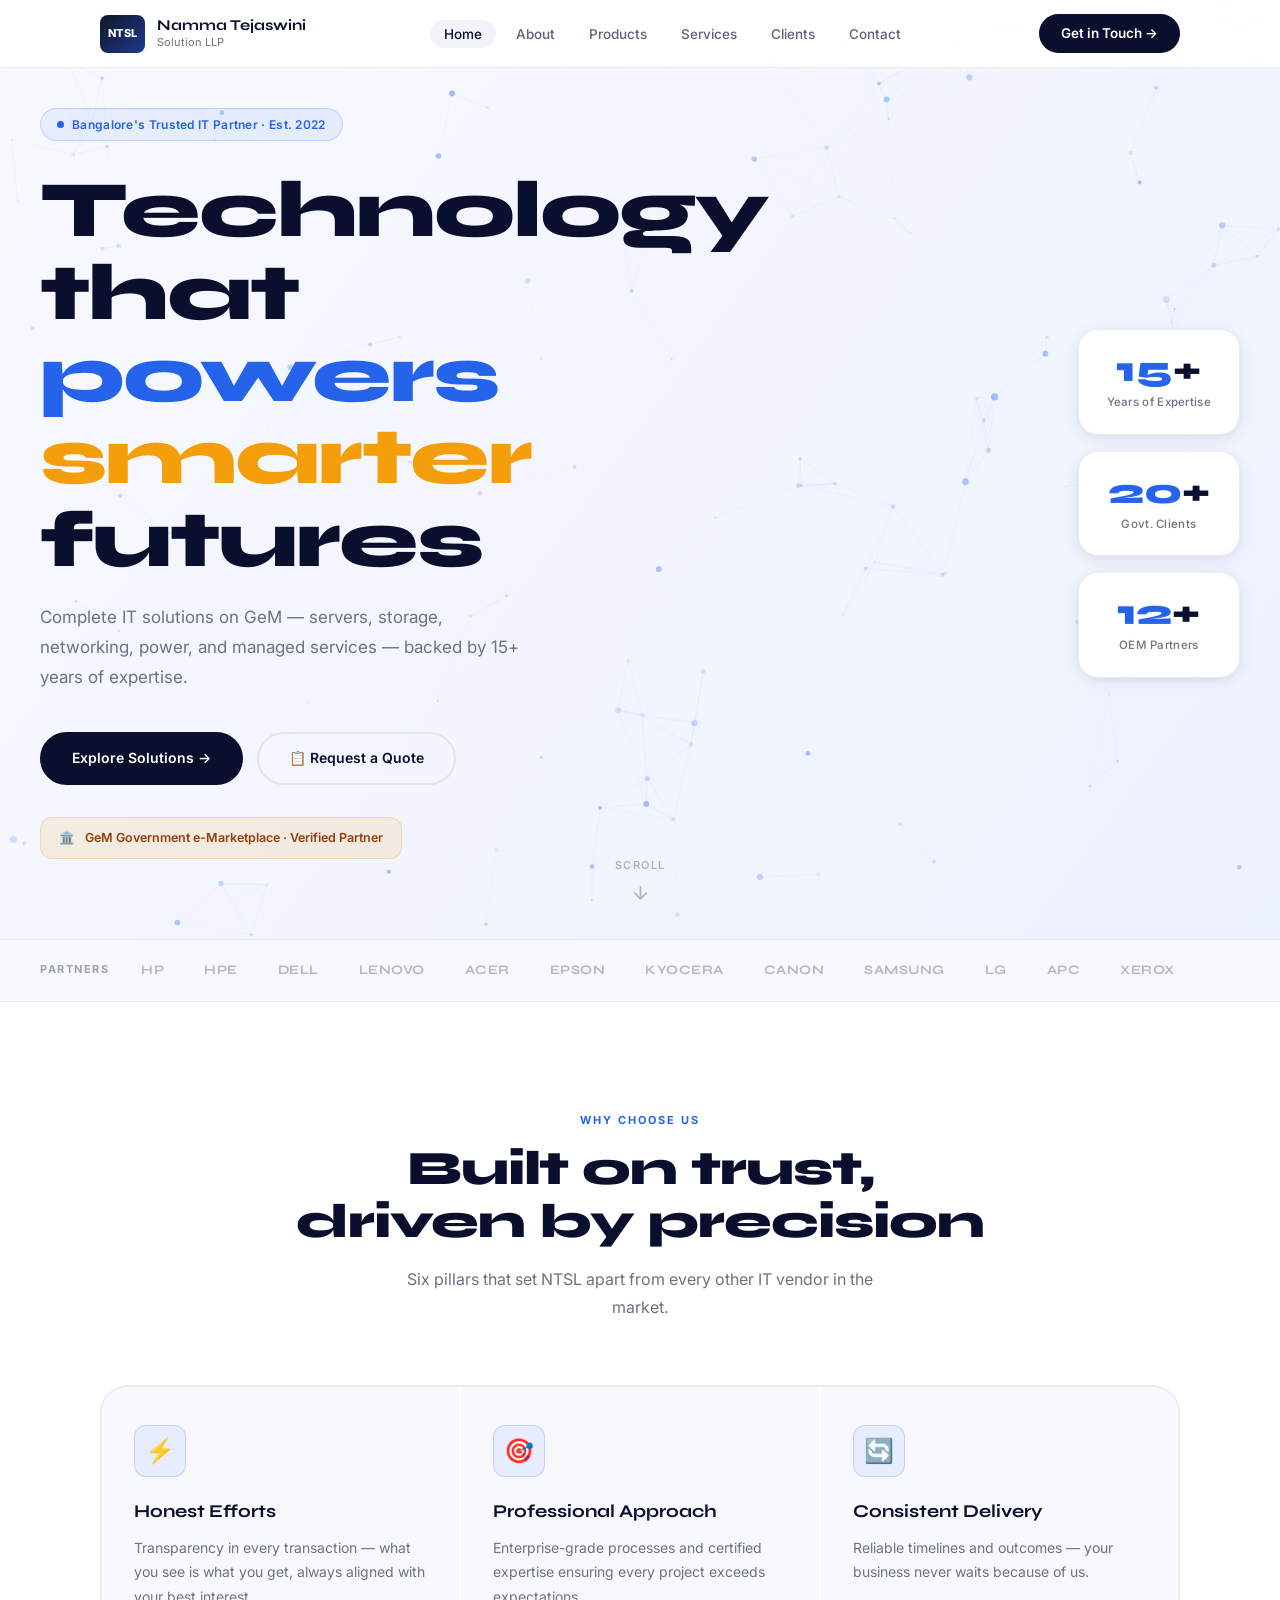
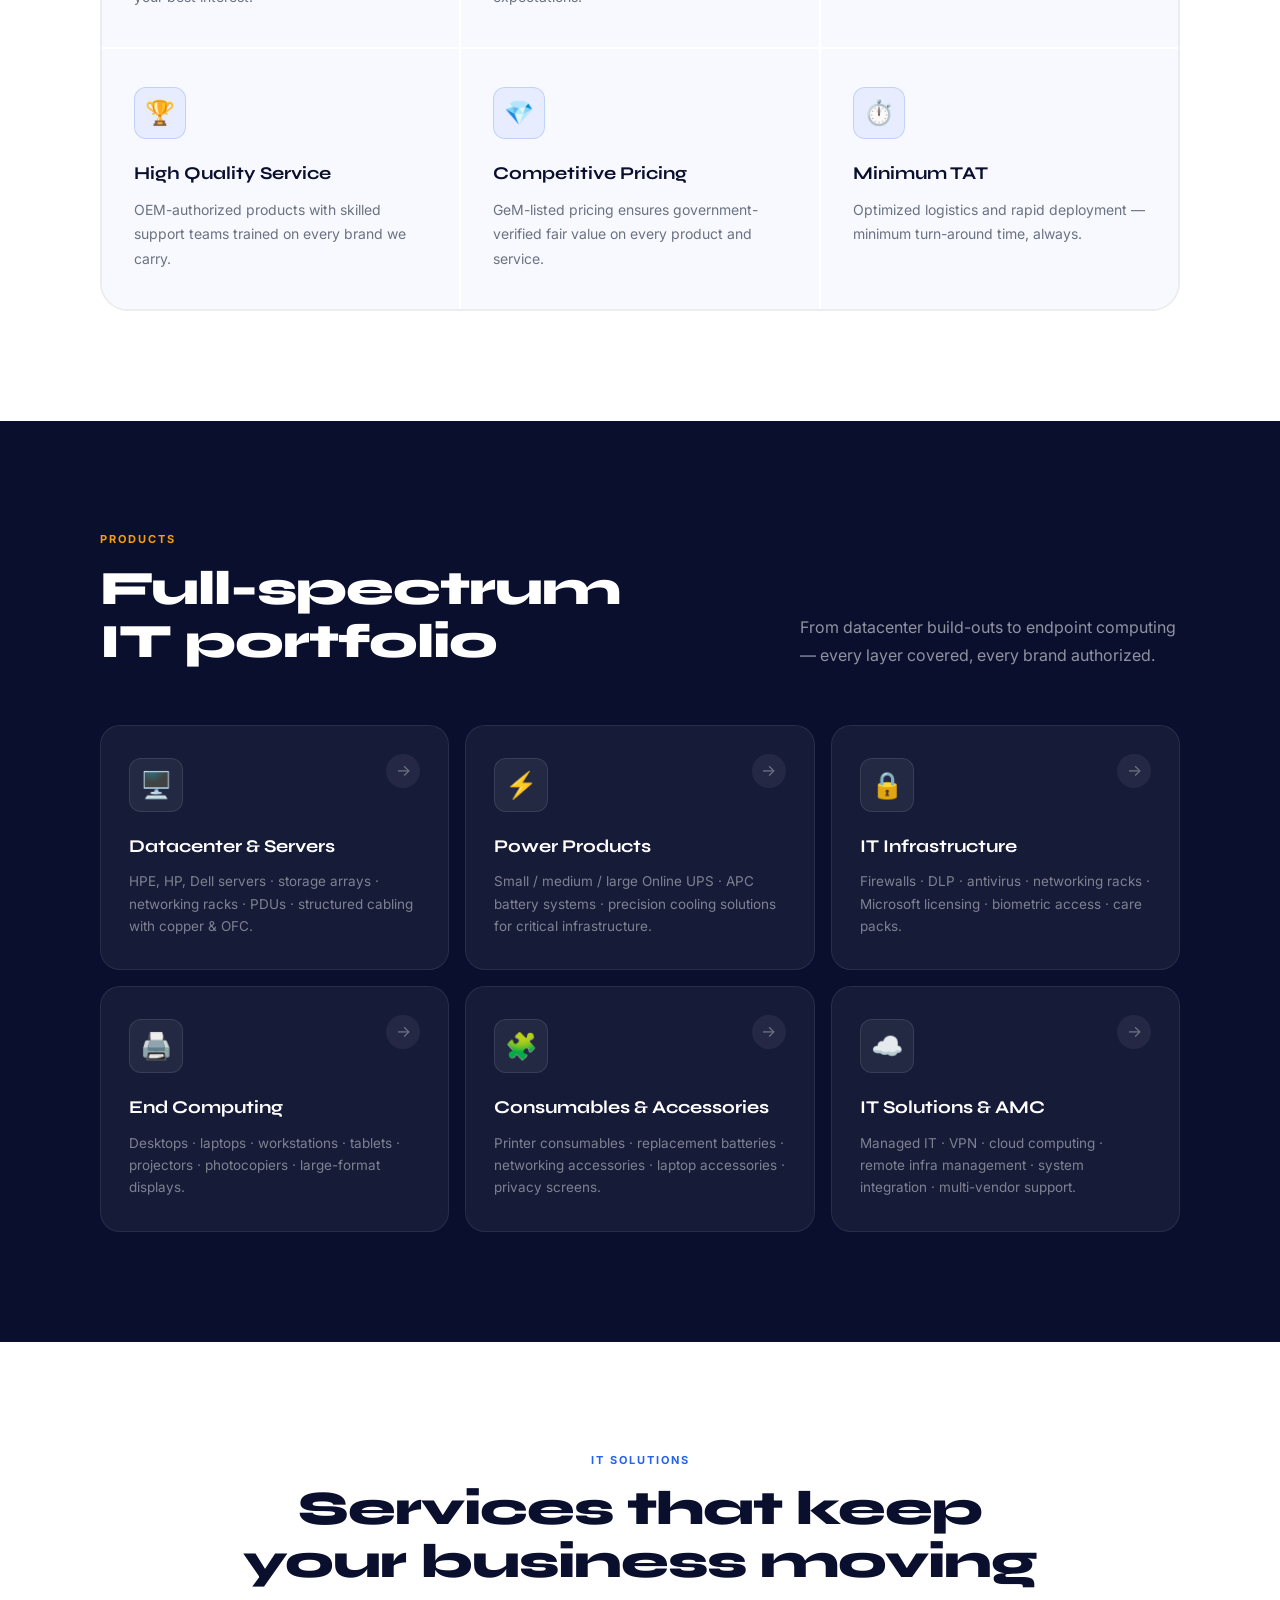
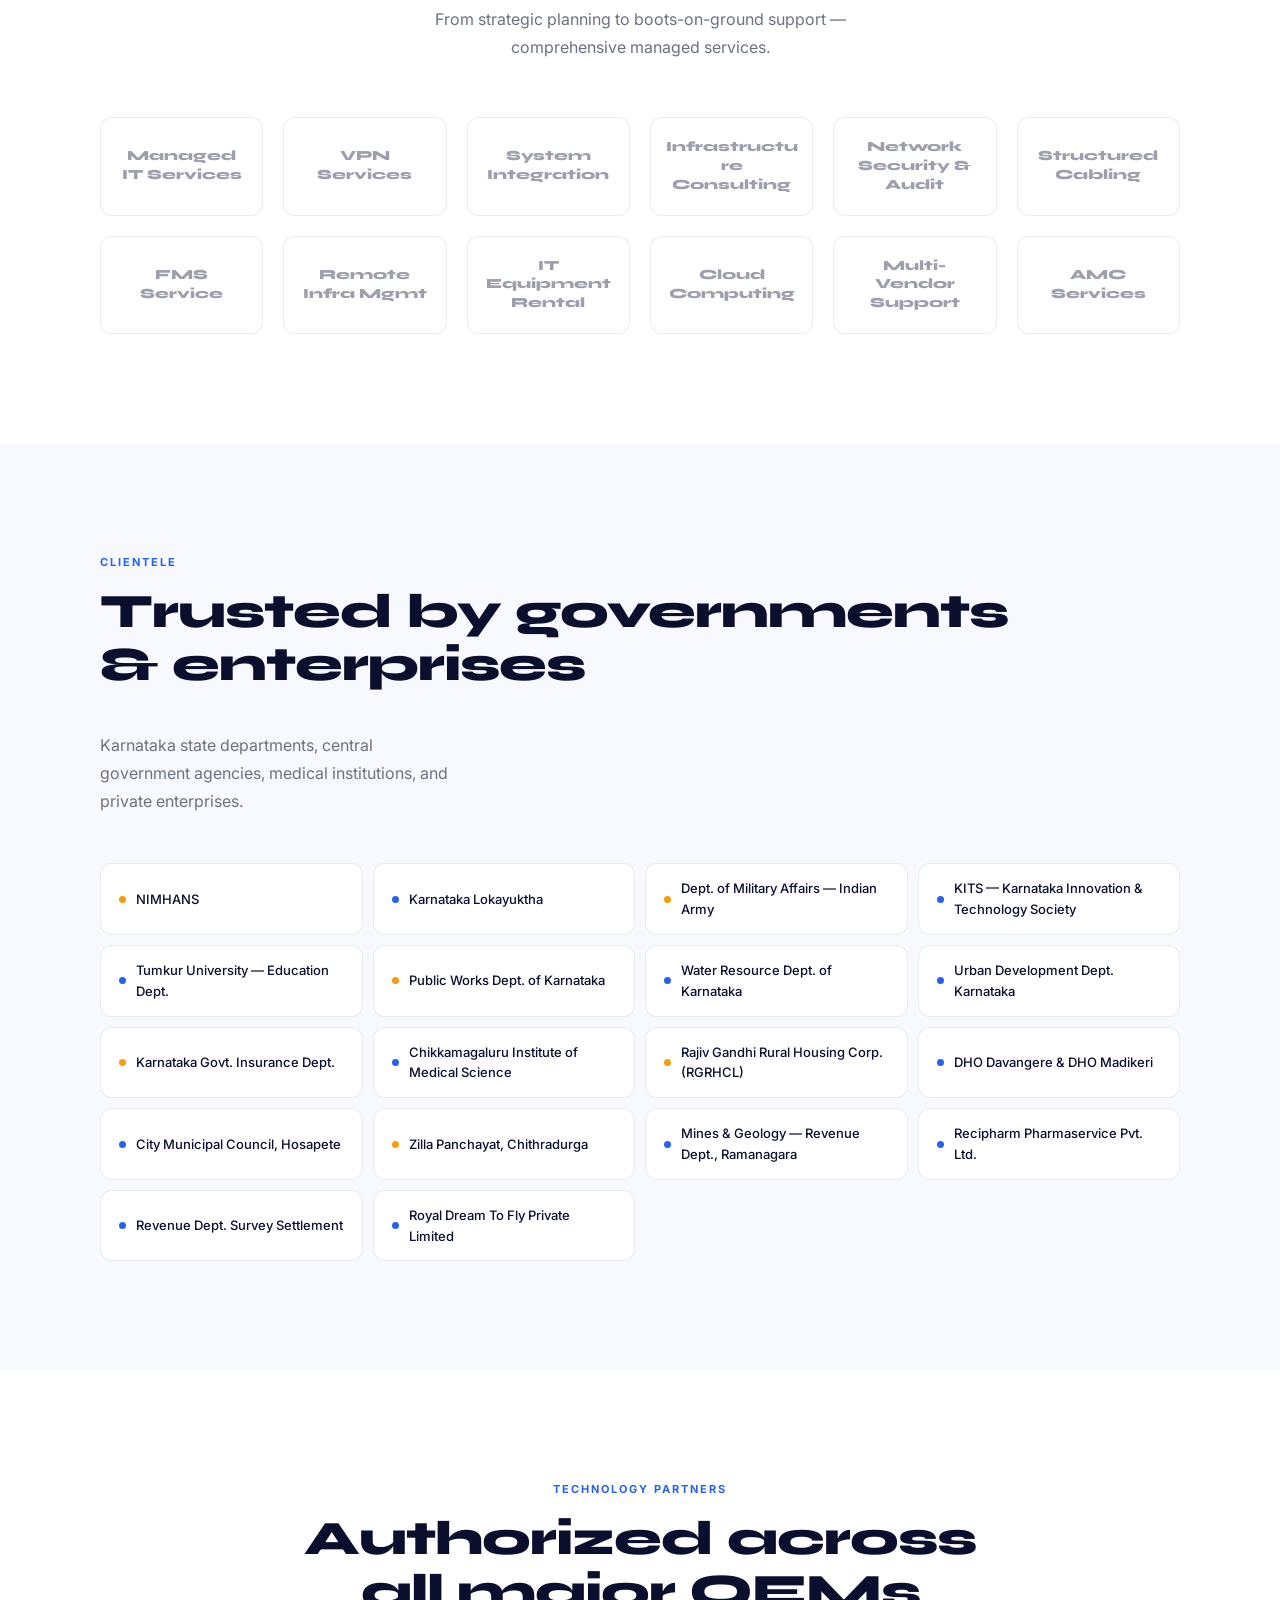
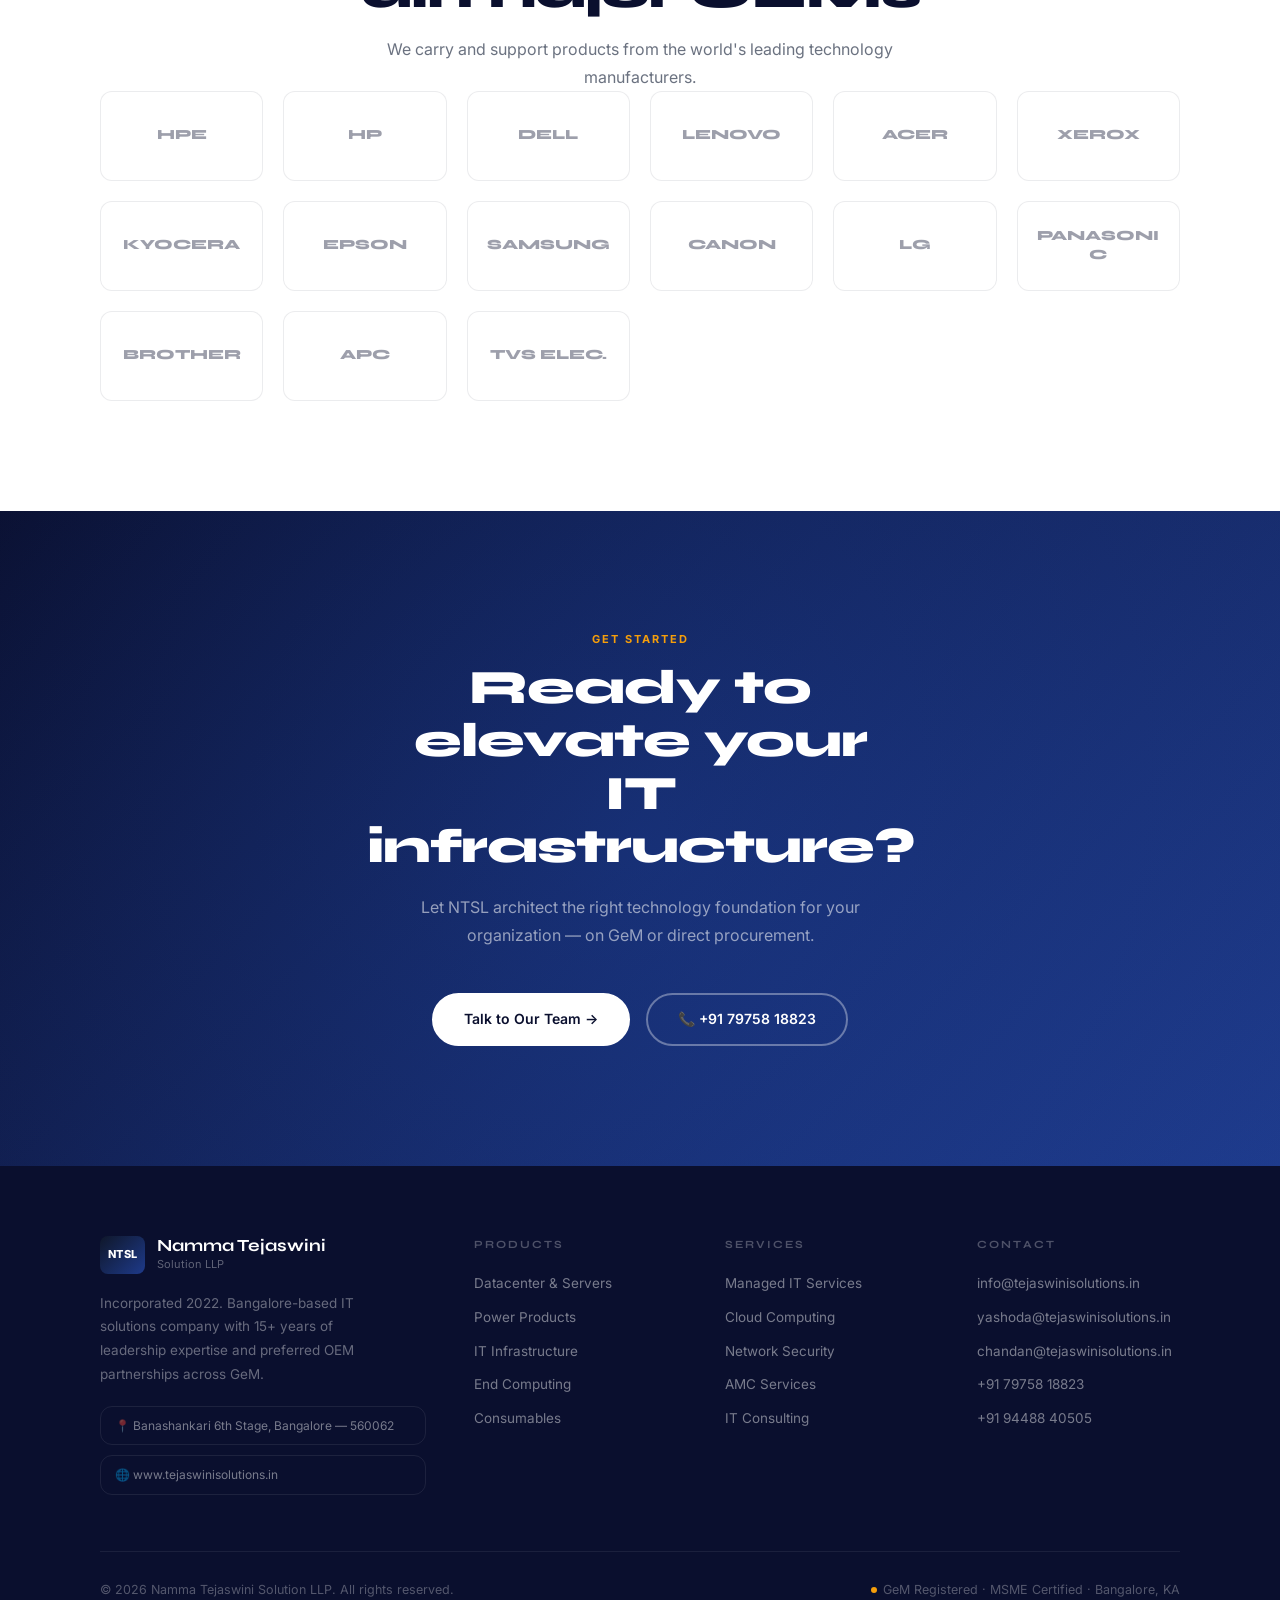
<file: index.html>
<!DOCTYPE html>
<html lang="en">
<head>
  <meta charset="UTF-8" />
  <meta name="viewport" content="width=device-width, initial-scale=1.0" />
  <meta name="description" content="Namma Tejaswini Solution LLP — Complete IT solutions on GeM. Servers, storage, networking, power products & managed services in Bangalore." />
  <title>NTSL — Namma Tejaswini Solution LLP | IT Solutions Bangalore</title>
  <link rel="stylesheet" href="css/style.css" />
  <!-- Toast style (inline, minimal) -->
  <style>
    .toast {
      position: fixed; bottom: 32px; right: 32px; z-index: 9999;
      background: #fff; border: 1px solid rgba(10,15,46,.1);
      border-left: 4px solid #2563EB;
      border-radius: 12px; padding: 16px 24px;
      box-shadow: 0 12px 40px rgba(10,15,46,.14);
      font-size: 14px; font-weight: 500; color: #0A0F2E;
      transform: translateY(80px); opacity: 0;
      transition: all .35s cubic-bezier(.34,1.56,.64,1);
      pointer-events: none;
    }
    .toast--show { transform: translateY(0); opacity: 1; }
    .hero__scroll-hint {
      position: absolute; bottom: 36px; left: 50%; transform: translateX(-50%);
      display: flex; flex-direction: column; align-items: center; gap: 8px;
      z-index: 2; opacity: .5; animation: scrollHint 2s infinite;
    }
    @keyframes scrollHint { 0%,100%{transform:translateX(-50%) translateY(0)} 50%{transform:translateX(-50%) translateY(6px)} }
    .hero__scroll-hint span { font-size: 11px; letter-spacing: 1.5px; color: var(--grey-600); font-weight: 600; }
    .hero__scroll-hint svg { width: 20px; height: 20px; stroke: var(--grey-600); }
  </style>
</head>
<body>

<!-- ═══════════════════════════ NAV ═══════════════════════════ -->
<nav class="nav" role="navigation" aria-label="Main navigation">
  <div class="nav__inner">
    <a href="index.html" class="nav__logo" aria-label="NTSL Home">
      <div class="nav__logo-badge" aria-hidden="true">NTSL</div>
      <div>
        <div class="nav__logo-text">Namma Tejaswini</div>
        <div class="nav__logo-sub">Solution LLP</div>
      </div>
    </a>
    <ul class="nav__links" role="list">
      <li><a href="index.html"   class="nav__link">Home</a></li>
      <li><a href="about.html"   class="nav__link">About</a></li>
      <li><a href="index.html#products"  class="nav__link">Products</a></li>
      <li><a href="index.html#services"  class="nav__link">Services</a></li>
      <li><a href="index.html#clients"   class="nav__link">Clients</a></li>
      <li><a href="contact.html" class="nav__link">Contact</a></li>
    </ul>
    <a href="contact.html" class="nav__cta">Get in Touch →</a>
    <button class="nav__burger" id="navBurger" aria-label="Toggle menu" aria-expanded="false" aria-controls="navMobile">
      <span></span><span></span><span></span>
    </button>
  </div>
</nav>

<!-- Mobile menu -->
<div class="nav__mobile" id="navMobile" role="dialog" aria-label="Mobile navigation">
  <a href="index.html"          class="nav__link">Home</a>
  <a href="about.html"          class="nav__link">About Us</a>
  <a href="index.html#products" class="nav__link">Products</a>
  <a href="index.html#services" class="nav__link">Services</a>
  <a href="index.html#clients"  class="nav__link">Clients</a>
  <a href="contact.html"        class="nav__link">Contact</a>
  <a href="contact.html" class="btn btn-primary" style="margin-top:16px">Get in Touch →</a>
</div>

<!-- ═══════════════════════════ HERO ════════════════════════════ -->
<main>
<section class="hero" aria-label="Hero">
  <canvas id="heroCanvas" aria-hidden="true"></canvas>

  <div class="hero__content">
    <div class="hero__badge" role="status">
      <div class="hero__badge-dot" aria-hidden="true"></div>
      <span>Bangalore's Trusted IT Partner · Est. 2022</span>
    </div>

    <h1 class="hero__h1 syne">
      Technology<br/>
      that <span class="text-blue">powers</span><br/>
      <span class="text-gold">smarter</span> futures
    </h1>

    <p class="hero__sub">
      Complete IT solutions on GeM — servers, storage, networking, power, and managed services — backed by 15&plus; years of expertise.
    </p>

    <div class="hero__actions">
      <a href="index.html#products" class="btn btn-primary">Explore Solutions →</a>
      <a href="contact.html" class="btn btn-secondary">📋 Request a Quote</a>
    </div>

    <div class="hero__gem">
      <span>🏛️</span>
      <span>GeM Government e-Marketplace · Verified Partner</span>
    </div>
  </div>

  <!-- Floating Stat Cards -->
  <div class="hero__stats" aria-label="Key figures">
    <div class="stat-card reveal">
      <div class="stat-card__num" data-count="15">
        <span class="accent"><span class="count-val">15</span></span>+
      </div>
      <div class="stat-card__lbl">Years of Expertise</div>
    </div>
    <div class="stat-card reveal reveal-delay-1">
      <div class="stat-card__num" data-count="20">
        <span class="accent"><span class="count-val">20</span></span>+
      </div>
      <div class="stat-card__lbl">Govt. Clients</div>
    </div>
    <div class="stat-card reveal reveal-delay-2">
      <div class="stat-card__num" data-count="12">
        <span class="accent"><span class="count-val">12</span></span>+
      </div>
      <div class="stat-card__lbl">OEM Partners</div>
    </div>
  </div>

  <div class="hero__scroll-hint" aria-hidden="true">
    <span>SCROLL</span>
    <svg viewBox="0 0 24 24" fill="none" stroke-width="2" stroke-linecap="round" stroke-linejoin="round">
      <path d="M12 5v14M5 12l7 7 7-7"/>
    </svg>
  </div>
</section>

<!-- ═══════════════════════════ TRUST BAR ════════════════════════ -->
<div class="trust-bar" aria-label="Technology partners">
  <div class="trust-bar__inner">
    <span class="trust-bar__label">PARTNERS</span>
    <div class="trust-bar__track">
      <span class="trust-logo">HP</span>
      <span class="trust-logo">HPE</span>
      <span class="trust-logo">DELL</span>
      <span class="trust-logo">LENOVO</span>
      <span class="trust-logo">ACER</span>
      <span class="trust-logo">EPSON</span>
      <span class="trust-logo">KYOCERA</span>
      <span class="trust-logo">CANON</span>
      <span class="trust-logo">SAMSUNG</span>
      <span class="trust-logo">LG</span>
      <span class="trust-logo">APC</span>
      <span class="trust-logo">XEROX</span>
    </div>
  </div>
</div>

<!-- ═══════════════════════════ WHY NTSL ════════════════════════ -->
<section class="section" id="why" aria-labelledby="why-heading">
  <div class="container">
    <div class="section-head-center reveal">
      <span class="section-label">WHY CHOOSE US</span>
      <h2 class="section-h2" id="why-heading">Built on trust,<br/>driven by precision</h2>
      <p class="section-sub">Six pillars that set NTSL apart from every other IT vendor in the market.</p>
    </div>

    <div class="why-grid" role="list">
      <div class="why-card reveal" role="listitem">
        <div class="why-card__icon" aria-hidden="true">⚡</div>
        <h3 class="why-card__title">Honest Efforts</h3>
        <p class="why-card__desc">Transparency in every transaction — what you see is what you get, always aligned with your best interest.</p>
      </div>
      <div class="why-card reveal reveal-delay-1" role="listitem">
        <div class="why-card__icon" aria-hidden="true">🎯</div>
        <h3 class="why-card__title">Professional Approach</h3>
        <p class="why-card__desc">Enterprise-grade processes and certified expertise ensuring every project exceeds expectations.</p>
      </div>
      <div class="why-card reveal reveal-delay-2" role="listitem">
        <div class="why-card__icon" aria-hidden="true">🔄</div>
        <h3 class="why-card__title">Consistent Delivery</h3>
        <p class="why-card__desc">Reliable timelines and outcomes — your business never waits because of us.</p>
      </div>
      <div class="why-card reveal" role="listitem">
        <div class="why-card__icon" aria-hidden="true">🏆</div>
        <h3 class="why-card__title">High Quality Service</h3>
        <p class="why-card__desc">OEM-authorized products with skilled support teams trained on every brand we carry.</p>
      </div>
      <div class="why-card reveal reveal-delay-1" role="listitem">
        <div class="why-card__icon" aria-hidden="true">💎</div>
        <h3 class="why-card__title">Competitive Pricing</h3>
        <p class="why-card__desc">GeM-listed pricing ensures government-verified fair value on every product and service.</p>
      </div>
      <div class="why-card reveal reveal-delay-2" role="listitem">
        <div class="why-card__icon" aria-hidden="true">⏱️</div>
        <h3 class="why-card__title">Minimum TAT</h3>
        <p class="why-card__desc">Optimized logistics and rapid deployment — minimum turn-around time, always.</p>
      </div>
    </div>
  </div>
</section>

<!-- ═══════════════════════════ PRODUCTS ════════════════════════ -->
<section class="section section--dark" id="products" aria-labelledby="products-heading">
  <div class="container">
    <div style="display:flex;justify-content:space-between;align-items:flex-end;flex-wrap:wrap;gap:24px" class="reveal">
      <div>
        <span class="section-label section-label--gold">PRODUCTS</span>
        <h2 class="section-h2 section-h2--white" id="products-heading">Full-spectrum<br/>IT portfolio</h2>
      </div>
      <p class="section-sub section-sub--white" style="max-width:380px">From datacenter build-outs to endpoint computing — every layer covered, every brand authorized.</p>
    </div>

    <div class="products-grid" role="list">
      <article class="product-card reveal" role="listitem">
        <div class="product-card__icon" aria-hidden="true">🖥️</div>
        <div class="product-card__arrow" aria-hidden="true">→</div>
        <h3 class="product-card__name">Datacenter &amp; Servers</h3>
        <p class="product-card__desc">HPE, HP, Dell servers · storage arrays · networking racks · PDUs · structured cabling with copper &amp; OFC.</p>
      </article>
      <article class="product-card reveal reveal-delay-1" role="listitem">
        <div class="product-card__icon" aria-hidden="true">⚡</div>
        <div class="product-card__arrow" aria-hidden="true">→</div>
        <h3 class="product-card__name">Power Products</h3>
        <p class="product-card__desc">Small / medium / large Online UPS · APC battery systems · precision cooling solutions for critical infrastructure.</p>
      </article>
      <article class="product-card reveal reveal-delay-2" role="listitem">
        <div class="product-card__icon" aria-hidden="true">🔒</div>
        <div class="product-card__arrow" aria-hidden="true">→</div>
        <h3 class="product-card__name">IT Infrastructure</h3>
        <p class="product-card__desc">Firewalls · DLP · antivirus · networking racks · Microsoft licensing · biometric access · care packs.</p>
      </article>
      <article class="product-card reveal" role="listitem">
        <div class="product-card__icon" aria-hidden="true">🖨️</div>
        <div class="product-card__arrow" aria-hidden="true">→</div>
        <h3 class="product-card__name">End Computing</h3>
        <p class="product-card__desc">Desktops · laptops · workstations · tablets · projectors · photocopiers · large-format displays.</p>
      </article>
      <article class="product-card reveal reveal-delay-1" role="listitem">
        <div class="product-card__icon" aria-hidden="true">🧩</div>
        <div class="product-card__arrow" aria-hidden="true">→</div>
        <h3 class="product-card__name">Consumables &amp; Accessories</h3>
        <p class="product-card__desc">Printer consumables · replacement batteries · networking accessories · laptop accessories · privacy screens.</p>
      </article>
      <article class="product-card reveal reveal-delay-2" role="listitem">
        <div class="product-card__icon" aria-hidden="true">☁️</div>
        <div class="product-card__arrow" aria-hidden="true">→</div>
        <h3 class="product-card__name">IT Solutions &amp; AMC</h3>
        <p class="product-card__desc">Managed IT · VPN · cloud computing · remote infra management · system integration · multi-vendor support.</p>
      </article>
    </div>
  </div>
</section>

<!-- ═══════════════════════════ SERVICES ════════════════════════ -->
<section class="section" id="services" aria-labelledby="services-heading">
  <div class="container">
    <div class="section-head-center reveal">
      <span class="section-label">IT SOLUTIONS</span>
      <h2 class="section-h2" id="services-heading">Services that keep<br/>your business moving</h2>
      <p class="section-sub">From strategic planning to boots-on-ground support — comprehensive managed services.</p>
    </div>

    <div class="partners-grid" style="margin-top:56px" role="list">
      <div class="partner-card reveal" role="listitem">Managed IT Services</div>
      <div class="partner-card reveal reveal-delay-1" role="listitem">VPN Services</div>
      <div class="partner-card reveal reveal-delay-2" role="listitem">System Integration</div>
      <div class="partner-card reveal" role="listitem">Infrastructure Consulting</div>
      <div class="partner-card reveal reveal-delay-1" role="listitem">Network Security &amp; Audit</div>
      <div class="partner-card reveal reveal-delay-2" role="listitem">Structured Cabling</div>
      <div class="partner-card reveal" role="listitem">FMS Service</div>
      <div class="partner-card reveal reveal-delay-1" role="listitem">Remote Infra Mgmt</div>
      <div class="partner-card reveal reveal-delay-2" role="listitem">IT Equipment Rental</div>
      <div class="partner-card reveal" role="listitem">Cloud Computing</div>
      <div class="partner-card reveal reveal-delay-1" role="listitem">Multi-Vendor Support</div>
      <div class="partner-card reveal reveal-delay-2" role="listitem">AMC Services</div>
    </div>
  </div>
</section>

<!-- ═══════════════════════════ CLIENTS ════════════════════════ -->
<section class="section section--alt" id="clients" aria-labelledby="clients-heading">
  <div class="container">
    <div style="display:flex;justify-content:space-between;align-items:flex-end;flex-wrap:wrap;gap:24px;margin-bottom:0" class="reveal">
      <div>
        <span class="section-label">CLIENTELE</span>
        <h2 class="section-h2" id="clients-heading">Trusted by governments<br/>&amp; enterprises</h2>
      </div>
      <p class="section-sub" style="max-width:360px">Karnataka state departments, central government agencies, medical institutions, and private enterprises.</p>
    </div>

    <div class="clients-grid" role="list">
      <div class="client-pill client-pill--gold reveal" role="listitem">
        <span class="client-pill__dot"></span>NIMHANS
      </div>
      <div class="client-pill reveal reveal-delay-1" role="listitem">
        <span class="client-pill__dot"></span>Karnataka Lokayuktha
      </div>
      <div class="client-pill client-pill--gold reveal reveal-delay-2" role="listitem">
        <span class="client-pill__dot"></span>Dept. of Military Affairs — Indian Army
      </div>
      <div class="client-pill reveal" role="listitem">
        <span class="client-pill__dot"></span>KITS — Karnataka Innovation &amp; Technology Society
      </div>
      <div class="client-pill reveal reveal-delay-1" role="listitem">
        <span class="client-pill__dot"></span>Tumkur University — Education Dept.
      </div>
      <div class="client-pill client-pill--gold reveal reveal-delay-2" role="listitem">
        <span class="client-pill__dot"></span>Public Works Dept. of Karnataka
      </div>
      <div class="client-pill reveal" role="listitem">
        <span class="client-pill__dot"></span>Water Resource Dept. of Karnataka
      </div>
      <div class="client-pill reveal reveal-delay-1" role="listitem">
        <span class="client-pill__dot"></span>Urban Development Dept. Karnataka
      </div>
      <div class="client-pill client-pill--gold reveal reveal-delay-2" role="listitem">
        <span class="client-pill__dot"></span>Karnataka Govt. Insurance Dept.
      </div>
      <div class="client-pill reveal" role="listitem">
        <span class="client-pill__dot"></span>Chikkamagaluru Institute of Medical Science
      </div>
      <div class="client-pill client-pill--gold reveal reveal-delay-1" role="listitem">
        <span class="client-pill__dot"></span>Rajiv Gandhi Rural Housing Corp. (RGRHCL)
      </div>
      <div class="client-pill reveal reveal-delay-2" role="listitem">
        <span class="client-pill__dot"></span>DHO Davangere &amp; DHO Madikeri
      </div>
      <div class="client-pill reveal" role="listitem">
        <span class="client-pill__dot"></span>City Municipal Council, Hosapete
      </div>
      <div class="client-pill client-pill--gold reveal reveal-delay-1" role="listitem">
        <span class="client-pill__dot"></span>Zilla Panchayat, Chithradurga
      </div>
      <div class="client-pill reveal reveal-delay-2" role="listitem">
        <span class="client-pill__dot"></span>Mines &amp; Geology — Revenue Dept., Ramanagara
      </div>
      <div class="client-pill reveal" role="listitem">
        <span class="client-pill__dot"></span>Recipharm Pharmaservice Pvt. Ltd.
      </div>
      <div class="client-pill reveal reveal-delay-1" role="listitem">
        <span class="client-pill__dot"></span>Revenue Dept. Survey Settlement
      </div>
      <div class="client-pill reveal reveal-delay-2" role="listitem">
        <span class="client-pill__dot"></span>Royal Dream To Fly Private Limited
      </div>
    </div>
  </div>
</section>

<!-- ═══════════════════════════ PARTNERS ════════════════════════ -->
<section class="section" aria-labelledby="partners-heading">
  <div class="container">
    <div class="section-head-center reveal">
      <span class="section-label">TECHNOLOGY PARTNERS</span>
      <h2 class="section-h2" id="partners-heading">Authorized across<br/>all major OEMs</h2>
      <p class="section-sub">We carry and support products from the world's leading technology manufacturers.</p>
    </div>
    <div class="partners-grid" role="list">
      <div class="partner-card reveal" role="listitem">HPE</div>
      <div class="partner-card reveal reveal-delay-1" role="listitem">HP</div>
      <div class="partner-card reveal reveal-delay-2" role="listitem">DELL</div>
      <div class="partner-card reveal" role="listitem">LENOVO</div>
      <div class="partner-card reveal reveal-delay-1" role="listitem">ACER</div>
      <div class="partner-card reveal reveal-delay-2" role="listitem">XEROX</div>
      <div class="partner-card reveal" role="listitem">KYOCERA</div>
      <div class="partner-card reveal reveal-delay-1" role="listitem">EPSON</div>
      <div class="partner-card reveal reveal-delay-2" role="listitem">SAMSUNG</div>
      <div class="partner-card reveal" role="listitem">CANON</div>
      <div class="partner-card reveal reveal-delay-1" role="listitem">LG</div>
      <div class="partner-card reveal reveal-delay-2" role="listitem">PANASONIC</div>
      <div class="partner-card reveal" role="listitem">BROTHER</div>
      <div class="partner-card reveal reveal-delay-1" role="listitem">APC</div>
      <div class="partner-card reveal reveal-delay-2" role="listitem">TVS ELEC.</div>
    </div>
  </div>
</section>

<!-- ═══════════════════════════ CTA ════════════════════════════ -->
<section class="cta-section" aria-labelledby="cta-heading">
  <div class="container">
    <span class="section-label section-label--gold reveal">GET STARTED</span>
    <h2 class="section-h2 section-h2--white reveal" id="cta-heading">
      Ready to elevate your<br/>IT infrastructure?
    </h2>
    <p class="section-sub section-sub--white reveal reveal-delay-1">
      Let NTSL architect the right technology foundation for your organization — on GeM or direct procurement.
    </p>
    <div class="cta-actions reveal reveal-delay-2">
      <a href="contact.html" class="btn btn-white">Talk to Our Team →</a>
      <a href="tel:+917975818823" class="btn btn-outline-white">📞 +91 79758 18823</a>
    </div>
  </div>
</section>
</main>

<!-- ═══════════════════════════ FOOTER ══════════════════════════ -->
<footer class="footer" role="contentinfo">
  <div class="container">
    <div class="footer__top">
      <div class="footer__brand">
        <a href="index.html" class="nav__logo">
          <div class="nav__logo-badge" aria-hidden="true">NTSL</div>
          <div>
            <div class="nav__logo-text">Namma Tejaswini</div>
            <div class="nav__logo-sub" style="color:rgba(255,255,255,.35)">Solution LLP</div>
          </div>
        </a>
        <p class="footer__desc">Incorporated 2022. Bangalore-based IT solutions company with 15+ years of leadership expertise and preferred OEM partnerships across GeM.</p>
        <div class="footer__contact-chips">
          <a href="https://goo.gl/maps/ntsl" class="footer__chip">
            📍 Banashankari 6th Stage, Bangalore — 560062
          </a>
          <a href="http://www.tejaswinisolutions.in/" class="footer__chip" target="_blank" rel="noopener">
            🌐 www.tejaswinisolutions.in
          </a>
        </div>
      </div>

      <nav class="footer__col" aria-label="Products footer links">
        <h4>PRODUCTS</h4>
        <a href="index.html#products">Datacenter &amp; Servers</a>
        <a href="index.html#products">Power Products</a>
        <a href="index.html#products">IT Infrastructure</a>
        <a href="index.html#products">End Computing</a>
        <a href="index.html#products">Consumables</a>
      </nav>

      <nav class="footer__col" aria-label="Services footer links">
        <h4>SERVICES</h4>
        <a href="index.html#services">Managed IT Services</a>
        <a href="index.html#services">Cloud Computing</a>
        <a href="index.html#services">Network Security</a>
        <a href="index.html#services">AMC Services</a>
        <a href="index.html#services">IT Consulting</a>
      </nav>

      <nav class="footer__col" aria-label="Contact footer links">
        <h4>CONTACT</h4>
        <a href="mailto:info@tejaswinisolutions.in">info@tejaswinisolutions.in</a>
        <a href="mailto:yashoda@tejaswinisolutions.in">yashoda@tejaswinisolutions.in</a>
        <a href="mailto:chandan@tejaswinisolutions.in">chandan@tejaswinisolutions.in</a>
        <a href="tel:+917975818823">+91 79758 18823</a>
        <a href="tel:+919448840505">+91 94488 40505</a>
      </nav>
    </div>

    <div class="footer__bottom">
      <span>© 2026 Namma Tejaswini Solution LLP. All rights reserved.</span>
      <div class="footer__badge">
        <span class="footer__badge-dot" aria-hidden="true"></span>
        <span>GeM Registered · MSME Certified · Bangalore, KA</span>
      </div>
    </div>
  </div>
</footer>

<div class="toast" id="formToast" role="alert" aria-live="polite">✅ Message sent! We'll get back to you within 24 hours.</div>

<script src="js/script.js"></script>
</body>
</html>
</file>
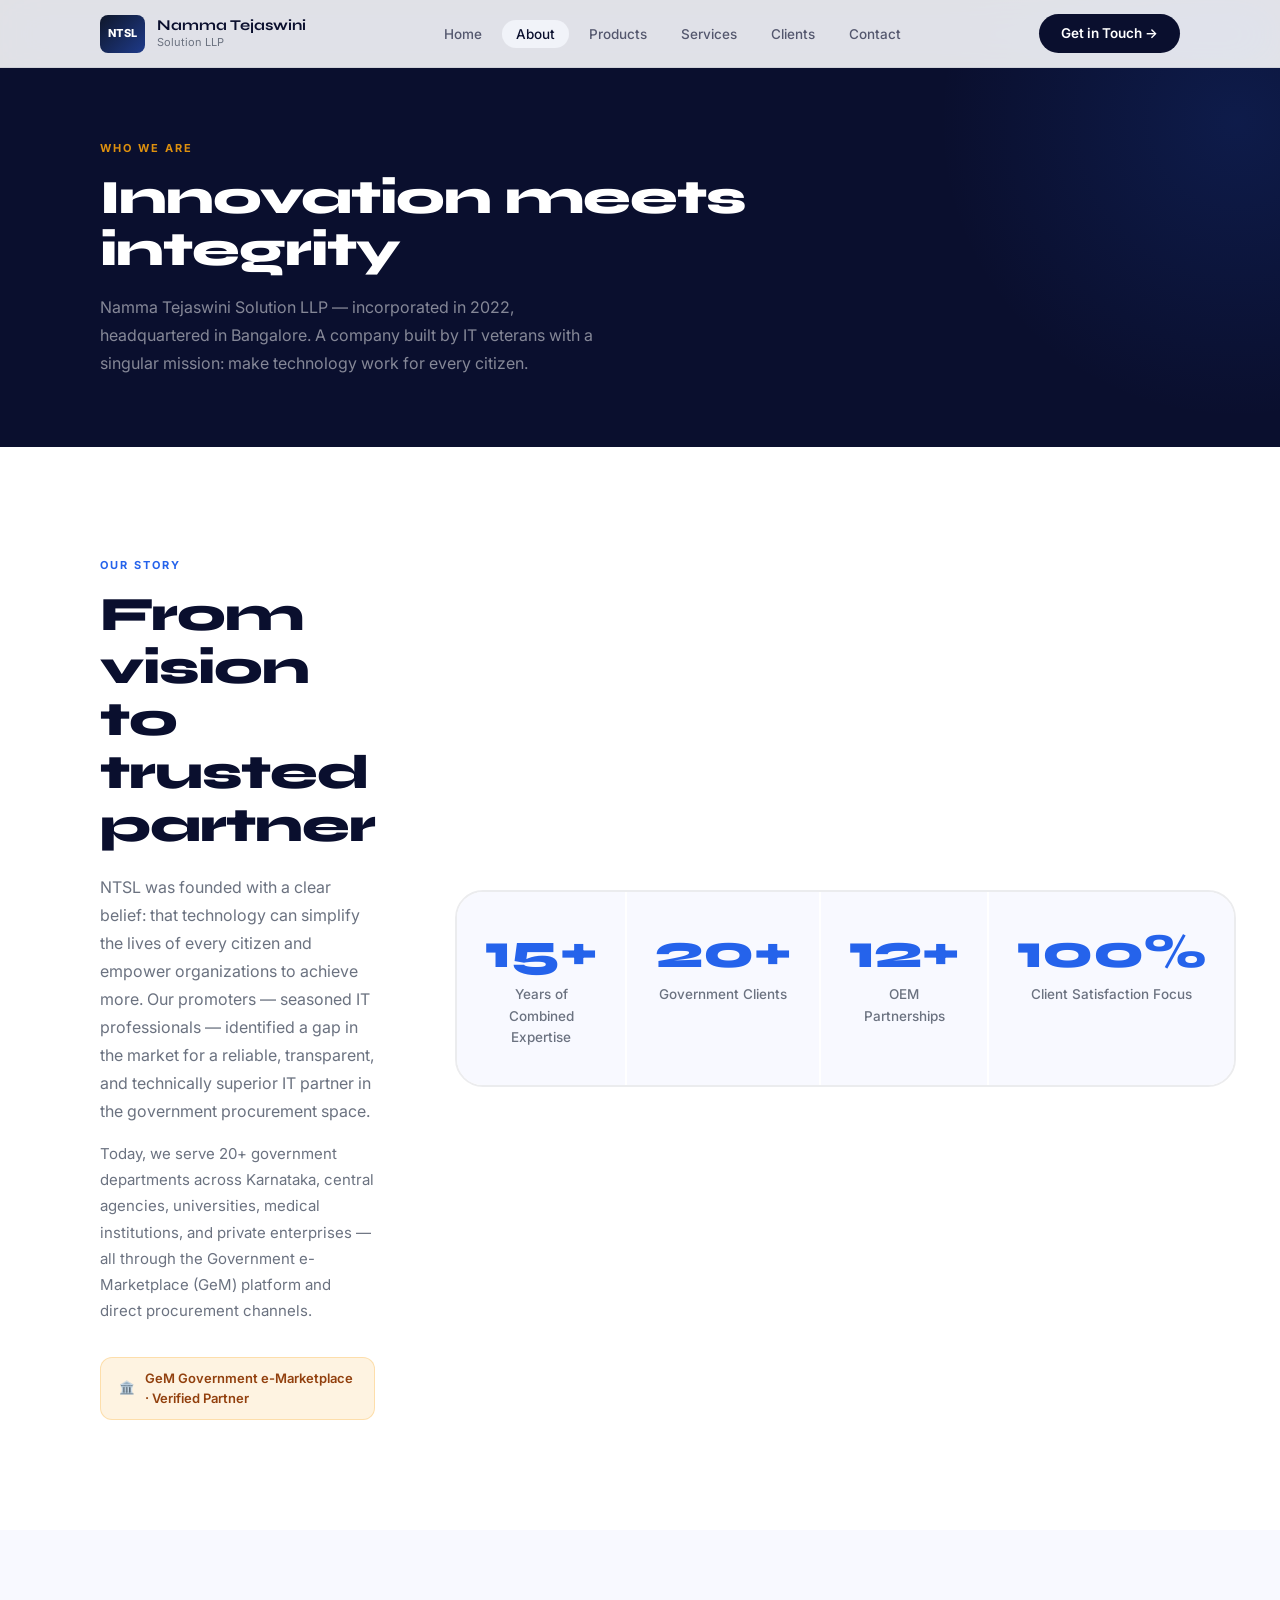
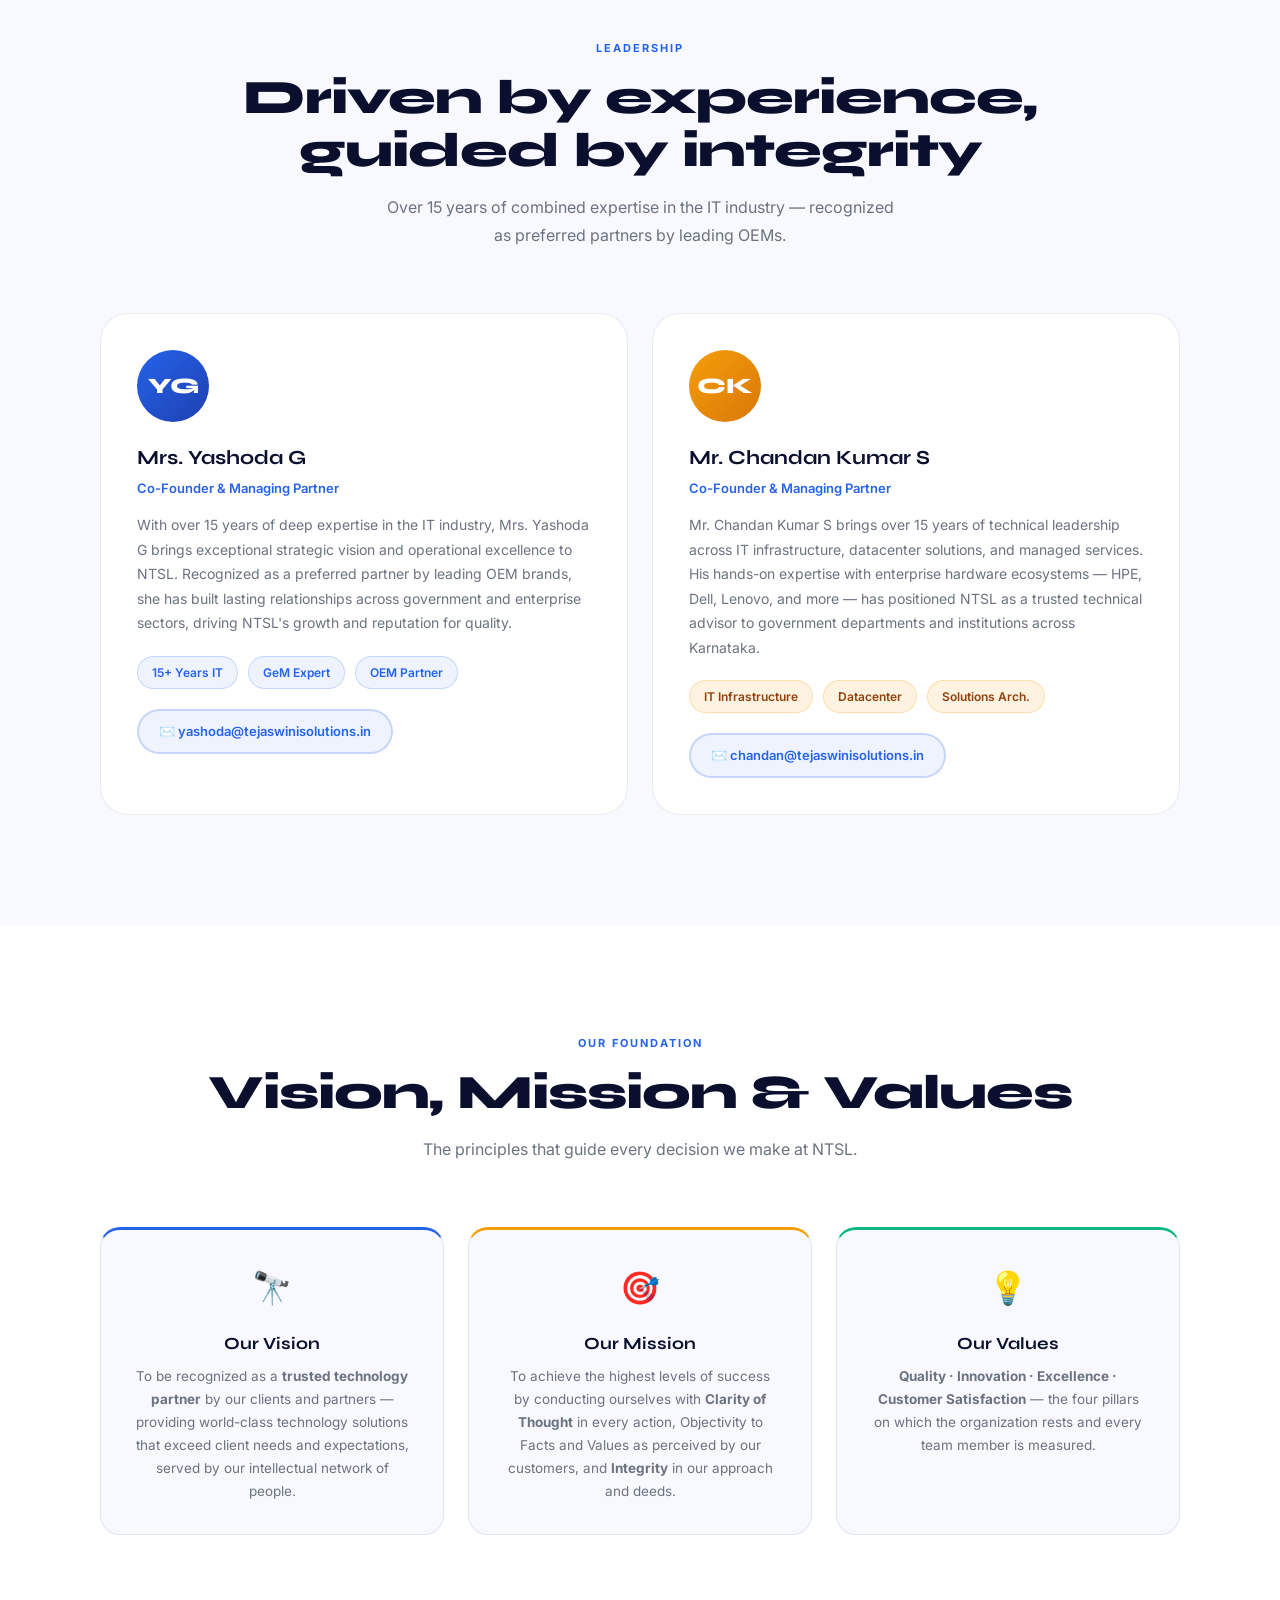
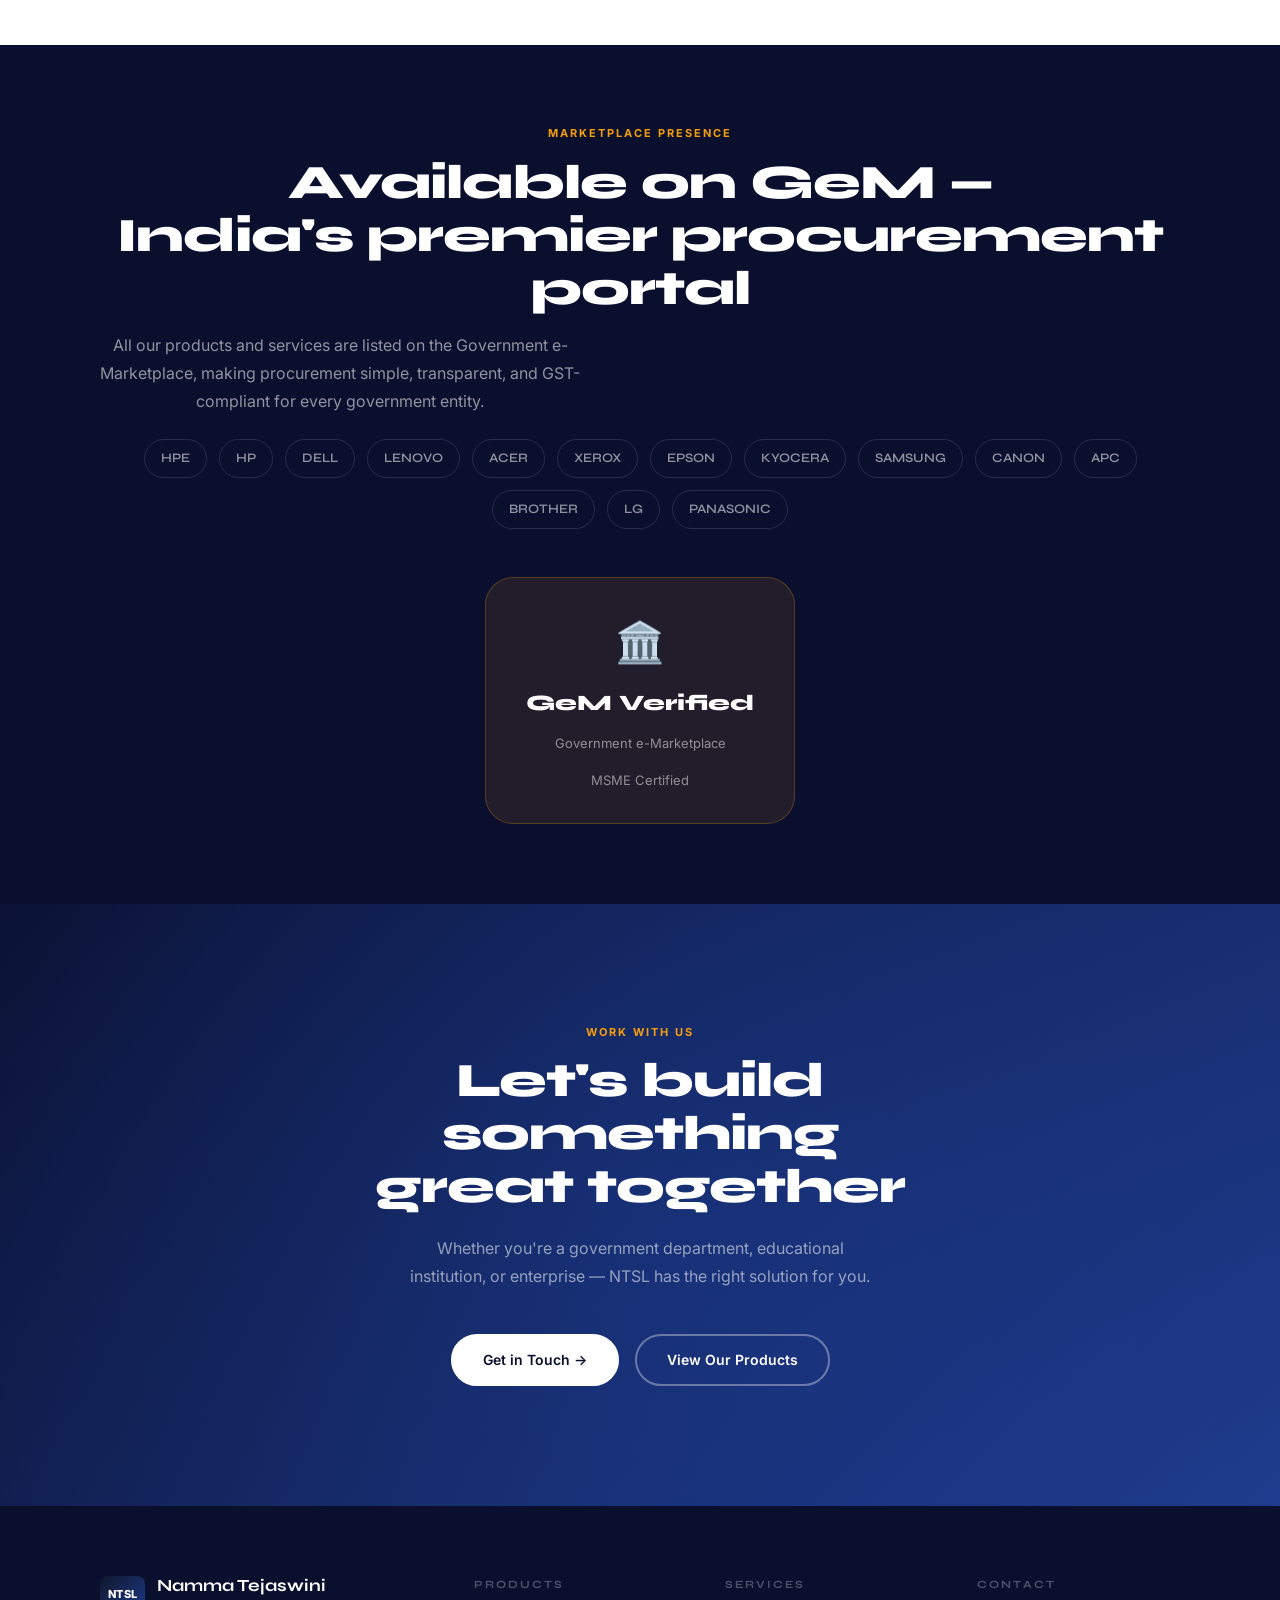
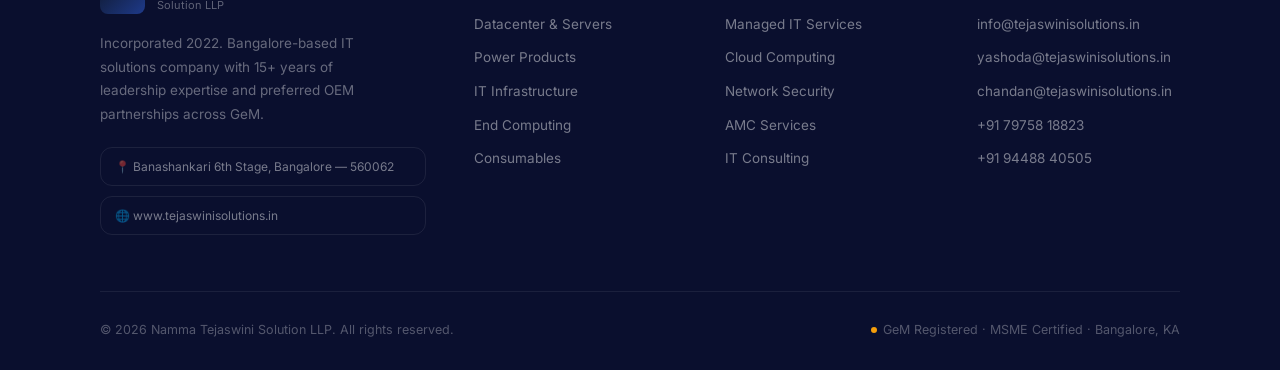
<file: about.html>
<!DOCTYPE html>
<html lang="en">
<head>
  <meta charset="UTF-8" />
  <meta name="viewport" content="width=device-width, initial-scale=1.0" />
  <meta name="description" content="About Namma Tejaswini Solution LLP — Our story, leadership, vision, mission, and values." />
  <title>About Us — NTSL | Namma Tejaswini Solution LLP</title>
  <link rel="stylesheet" href="css/style.css" />
  <style>
    .about-stat-row {
      display: grid; grid-template-columns: repeat(4,1fr);
      gap: 2px; margin-top: 64px; border-radius: var(--radius-xl);
      overflow: hidden; border: 2px solid var(--border);
    }
    .about-stat-item {
      background: var(--off-white); padding: 36px 28px;
      text-align: center; transition: background .3s;
    }
    .about-stat-item:hover { background: #fff; }
    .about-stat-item__num {
      font-family: var(--font-display); font-size: 48px;
      font-weight: 800; color: var(--blue); line-height: 1;
    }
    .about-stat-item__lbl { font-size: 13.5px; color: var(--grey-600); margin-top: 8px; font-weight: 500; }
    .gem-section { background: var(--navy); padding: 80px 0; }
    .gem-inner {
      display: flex; align-items: center; gap: 48px;
      flex-wrap: wrap; justify-content: center; text-align: center;
    }
    .gem-badge-large {
      display: inline-flex; flex-direction: column; align-items: center; gap: 12px;
      padding: 32px 40px; border-radius: var(--radius-xl);
      background: rgba(245,158,11,0.1); border: 1px solid rgba(245,158,11,.25);
    }
    .gem-badge-large__icon { font-size: 40px; }
    .gem-badge-large__title { font-family: var(--font-display); font-size: 22px; font-weight: 800; color: #fff; }
    .gem-badge-large__sub { font-size: 13px; color: rgba(255,255,255,.5); }
    .gem-oems { display: flex; flex-wrap: wrap; gap: 12px; justify-content: center; margin-top: 24px; }
    .gem-oem { padding: 8px 16px; border-radius: var(--radius-full); border: 1px solid rgba(255,255,255,.12); font-size: 13px; font-weight: 600; color: rgba(255,255,255,.55); font-family: var(--font-display); }
    @media(max-width:768px){
      .about-stat-row { grid-template-columns: 1fr 1fr; }
    }
    @media(max-width:480px){
      .about-stat-row { grid-template-columns: 1fr; }
    }
  </style>
</head>
<body>

<!-- ═══════════════════════════ NAV ═══════════════════════════ -->
<nav class="nav" role="navigation" aria-label="Main navigation">
  <div class="nav__inner">
    <a href="index.html" class="nav__logo" aria-label="NTSL Home">
      <div class="nav__logo-badge" aria-hidden="true">NTSL</div>
      <div>
        <div class="nav__logo-text">Namma Tejaswini</div>
        <div class="nav__logo-sub">Solution LLP</div>
      </div>
    </a>
    <ul class="nav__links" role="list">
      <li><a href="index.html"           class="nav__link">Home</a></li>
      <li><a href="about.html"           class="nav__link active">About</a></li>
      <li><a href="index.html#products"  class="nav__link">Products</a></li>
      <li><a href="index.html#services"  class="nav__link">Services</a></li>
      <li><a href="index.html#clients"   class="nav__link">Clients</a></li>
      <li><a href="contact.html"         class="nav__link">Contact</a></li>
    </ul>
    <a href="contact.html" class="nav__cta">Get in Touch →</a>
    <button class="nav__burger" id="navBurger" aria-label="Toggle menu" aria-expanded="false" aria-controls="navMobile">
      <span></span><span></span><span></span>
    </button>
  </div>
</nav>

<div class="nav__mobile" id="navMobile" role="dialog" aria-label="Mobile navigation">
  <a href="index.html"          class="nav__link">Home</a>
  <a href="about.html"          class="nav__link">About Us</a>
  <a href="index.html#products" class="nav__link">Products</a>
  <a href="index.html#services" class="nav__link">Services</a>
  <a href="index.html#clients"  class="nav__link">Clients</a>
  <a href="contact.html"        class="nav__link">Contact</a>
  <a href="contact.html" class="btn btn-primary" style="margin-top:16px">Get in Touch →</a>
</div>

<main>

<!-- ═══════════════════════════ PAGE HERO ════════════════════════ -->
<section class="page-hero" aria-labelledby="about-page-heading">
  <div class="container">
    <span class="section-label">WHO WE ARE</span>
    <h1 class="section-h2 section-h2--white" id="about-page-heading">
      Innovation meets<br/>integrity
    </h1>
    <p class="section-sub section-sub--white" style="margin-top:16px">
      Namma Tejaswini Solution LLP — incorporated in 2022, headquartered in Bangalore.
      A company built by IT veterans with a singular mission: make technology work for every citizen.
    </p>
  </div>
</section>

<!-- ═══════════════════════════ ABOUT STORY ════════════════════════ -->
<section class="section" aria-labelledby="story-heading">
  <div class="container">
    <div style="display:grid;grid-template-columns:1fr 1fr;gap:80px;align-items:center" class="about-two-col">
      <div class="reveal">
        <span class="section-label">OUR STORY</span>
        <h2 class="section-h2" id="story-heading">From vision to<br/>trusted partner</h2>
        <p class="section-sub" style="max-width:100%;margin-top:20px">
          NTSL was founded with a clear belief: that technology can simplify the lives of every citizen and
          empower organizations to achieve more. Our promoters — seasoned IT professionals — identified a gap
          in the market for a reliable, transparent, and technically superior IT partner in the government
          procurement space.
        </p>
        <p style="font-size:15px;color:var(--grey-600);margin-top:16px;line-height:1.75">
          Today, we serve 20+ government departments across Karnataka, central agencies, universities,
          medical institutions, and private enterprises — all through the Government e-Marketplace (GeM)
          platform and direct procurement channels.
        </p>
        <div style="margin-top:32px">
          <div class="hero__gem" style="display:inline-flex">
            <span>🏛️</span>
            <span style="font-size:13px;color:#92400E;font-weight:600">GeM Government e-Marketplace · Verified Partner</span>
          </div>
        </div>
      </div>
      <div class="reveal reveal-delay-1">
        <div class="about-stat-row" style="margin-top:0;border-radius:var(--radius-xl)">
          <div class="about-stat-item">
            <div class="about-stat-item__num">15+</div>
            <div class="about-stat-item__lbl">Years of Combined Expertise</div>
          </div>
          <div class="about-stat-item">
            <div class="about-stat-item__num">20+</div>
            <div class="about-stat-item__lbl">Government Clients</div>
          </div>
          <div class="about-stat-item">
            <div class="about-stat-item__num">12+</div>
            <div class="about-stat-item__lbl">OEM Partnerships</div>
          </div>
          <div class="about-stat-item">
            <div class="about-stat-item__num">100%</div>
            <div class="about-stat-item__lbl">Client Satisfaction Focus</div>
          </div>
        </div>
      </div>
    </div>
  </div>
</section>

<!-- ═══════════════════════════ LEADERSHIP ════════════════════════ -->
<section class="section section--alt" aria-labelledby="leaders-heading">
  <div class="container">
    <div class="section-head-center reveal">
      <span class="section-label">LEADERSHIP</span>
      <h2 class="section-h2" id="leaders-heading">Driven by experience,<br/>guided by integrity</h2>
      <p class="section-sub">Over 15 years of combined expertise in the IT industry — recognized as preferred partners by leading OEMs.</p>
    </div>

    <div class="about-leaders">
      <div class="leader-card reveal">
        <div class="leader-card__avatar" aria-hidden="true">YG</div>
        <h3 class="leader-card__name">Mrs. Yashoda G</h3>
        <p class="leader-card__role">Co-Founder &amp; Managing Partner</p>
        <p class="leader-card__desc">
          With over 15 years of deep expertise in the IT industry, Mrs. Yashoda G brings exceptional
          strategic vision and operational excellence to NTSL. Recognized as a preferred partner by
          leading OEM brands, she has built lasting relationships across government and enterprise
          sectors, driving NTSL's growth and reputation for quality.
        </p>
        <div style="margin-top:20px;display:flex;gap:10px;flex-wrap:wrap">
          <span style="padding:6px 14px;border-radius:var(--radius-full);background:var(--blue-pale);border:1px solid var(--border-blue);font-size:12px;color:var(--blue);font-weight:600">15+ Years IT</span>
          <span style="padding:6px 14px;border-radius:var(--radius-full);background:var(--blue-pale);border:1px solid var(--border-blue);font-size:12px;color:var(--blue);font-weight:600">GeM Expert</span>
          <span style="padding:6px 14px;border-radius:var(--radius-full);background:var(--blue-pale);border:1px solid var(--border-blue);font-size:12px;color:var(--blue);font-weight:600">OEM Partner</span>
        </div>
        <div style="margin-top:20px">
          <a href="mailto:yashoda@tejaswinisolutions.in" class="btn btn-ghost-blue" style="padding:10px 20px;font-size:13px">
            ✉️ yashoda@tejaswinisolutions.in
          </a>
        </div>
      </div>

      <div class="leader-card reveal reveal-delay-1">
        <div class="leader-card__avatar" aria-hidden="true" style="background:linear-gradient(135deg,#F59E0B 0%,#D97706 100%)">CK</div>
        <h3 class="leader-card__name">Mr. Chandan Kumar S</h3>
        <p class="leader-card__role">Co-Founder &amp; Managing Partner</p>
        <p class="leader-card__desc">
          Mr. Chandan Kumar S brings over 15 years of technical leadership across IT infrastructure,
          datacenter solutions, and managed services. His hands-on expertise with enterprise hardware
          ecosystems — HPE, Dell, Lenovo, and more — has positioned NTSL as a trusted technical
          advisor to government departments and institutions across Karnataka.
        </p>
        <div style="margin-top:20px;display:flex;gap:10px;flex-wrap:wrap">
          <span style="padding:6px 14px;border-radius:var(--radius-full);background:var(--gold-light);border:1px solid rgba(245,158,11,.25);font-size:12px;color:#92400E;font-weight:600">IT Infrastructure</span>
          <span style="padding:6px 14px;border-radius:var(--radius-full);background:var(--gold-light);border:1px solid rgba(245,158,11,.25);font-size:12px;color:#92400E;font-weight:600">Datacenter</span>
          <span style="padding:6px 14px;border-radius:var(--radius-full);background:var(--gold-light);border:1px solid rgba(245,158,11,.25);font-size:12px;color:#92400E;font-weight:600">Solutions Arch.</span>
        </div>
        <div style="margin-top:20px">
          <a href="mailto:chandan@tejaswinisolutions.in" class="btn btn-ghost-blue" style="padding:10px 20px;font-size:13px">
            ✉️ chandan@tejaswinisolutions.in
          </a>
        </div>
      </div>
    </div>
  </div>
</section>

<!-- ═══════════════════════════ VISION MISSION VALUES ════════════ -->
<section class="section" aria-labelledby="vmv-heading">
  <div class="container">
    <div class="section-head-center reveal">
      <span class="section-label">OUR FOUNDATION</span>
      <h2 class="section-h2" id="vmv-heading">Vision, Mission &amp; Values</h2>
      <p class="section-sub">The principles that guide every decision we make at NTSL.</p>
    </div>

    <div style="display:grid;grid-template-columns:repeat(3,1fr);gap:24px;margin-top:64px" class="vmv-grid">

      <div class="value-card reveal" style="border-top:3px solid var(--blue)">
        <div class="value-card__emoji" aria-hidden="true">🔭</div>
        <h3 class="value-card__title">Our Vision</h3>
        <p class="value-card__text">
          To be recognized as a <strong>trusted technology partner</strong> by our clients and partners —
          providing world-class technology solutions that exceed client needs and expectations, served by
          our intellectual network of people.
        </p>
      </div>

      <div class="value-card reveal reveal-delay-1" style="border-top:3px solid var(--gold)">
        <div class="value-card__emoji" aria-hidden="true">🎯</div>
        <h3 class="value-card__title">Our Mission</h3>
        <p class="value-card__text">
          To achieve the highest levels of success by conducting ourselves with <strong>Clarity of Thought</strong>
          in every action, Objectivity to Facts and Values as perceived by our customers, and
          <strong>Integrity</strong> in our approach and deeds.
        </p>
      </div>

      <div class="value-card reveal reveal-delay-2" style="border-top:3px solid #10B981">
        <div class="value-card__emoji" aria-hidden="true">💡</div>
        <h3 class="value-card__title">Our Values</h3>
        <p class="value-card__text">
          <strong>Quality · Innovation · Excellence · Customer Satisfaction</strong> — the four pillars
          on which the organization rests and every team member is measured.
        </p>
      </div>
    </div>
  </div>
</section>

<!-- ═══════════════════════════ GEM / OEM ════════════════════════ -->
<section class="gem-section" aria-labelledby="gem-heading">
  <div class="container">
    <div class="gem-inner">
      <div class="reveal">
        <span class="section-label section-label--gold">MARKETPLACE PRESENCE</span>
        <h2 class="section-h2 section-h2--white" id="gem-heading">Available on GeM —<br/>India's premier procurement portal</h2>
        <p class="section-sub section-sub--white" style="max-width:480px;margin-top:16px">
          All our products and services are listed on the Government e-Marketplace, making procurement
          simple, transparent, and GST-compliant for every government entity.
        </p>
        <div class="gem-oems">
          <span class="gem-oem">HPE</span><span class="gem-oem">HP</span>
          <span class="gem-oem">DELL</span><span class="gem-oem">LENOVO</span>
          <span class="gem-oem">ACER</span><span class="gem-oem">XEROX</span>
          <span class="gem-oem">EPSON</span><span class="gem-oem">KYOCERA</span>
          <span class="gem-oem">SAMSUNG</span><span class="gem-oem">CANON</span>
          <span class="gem-oem">APC</span><span class="gem-oem">BROTHER</span>
          <span class="gem-oem">LG</span><span class="gem-oem">PANASONIC</span>
        </div>
      </div>
      <div class="gem-badge-large reveal reveal-delay-1">
        <div class="gem-badge-large__icon" aria-hidden="true">🏛️</div>
        <div class="gem-badge-large__title">GeM Verified</div>
        <div class="gem-badge-large__sub">Government e-Marketplace</div>
        <div class="gem-badge-large__sub" style="margin-top:4px">MSME Certified</div>
      </div>
    </div>
  </div>
</section>

<!-- ═══════════════════════════ CTA ════════════════════════════ -->
<section class="cta-section" aria-labelledby="about-cta-heading">
  <div class="container">
    <span class="section-label section-label--gold reveal">WORK WITH US</span>
    <h2 class="section-h2 section-h2--white reveal" id="about-cta-heading">
      Let's build something<br/>great together
    </h2>
    <p class="section-sub section-sub--white reveal reveal-delay-1">
      Whether you're a government department, educational institution, or enterprise — NTSL has the right solution for you.
    </p>
    <div class="cta-actions reveal reveal-delay-2">
      <a href="contact.html" class="btn btn-white">Get in Touch →</a>
      <a href="index.html#products" class="btn btn-outline-white">View Our Products</a>
    </div>
  </div>
</section>

</main>

<!-- ═══════════════════════════ FOOTER ══════════════════════════ -->
<footer class="footer" role="contentinfo">
  <div class="container">
    <div class="footer__top">
      <div class="footer__brand">
        <a href="index.html" class="nav__logo">
          <div class="nav__logo-badge" aria-hidden="true">NTSL</div>
          <div>
            <div class="nav__logo-text">Namma Tejaswini</div>
            <div class="nav__logo-sub" style="color:rgba(255,255,255,.35)">Solution LLP</div>
          </div>
        </a>
        <p class="footer__desc">Incorporated 2022. Bangalore-based IT solutions company with 15+ years of leadership expertise and preferred OEM partnerships across GeM.</p>
        <div class="footer__contact-chips">
          <span class="footer__chip">📍 Banashankari 6th Stage, Bangalore — 560062</span>
          <a href="http://www.tejaswinisolutions.in/" class="footer__chip" target="_blank" rel="noopener">🌐 www.tejaswinisolutions.in</a>
        </div>
      </div>
      <nav class="footer__col" aria-label="Products footer links">
        <h4>PRODUCTS</h4>
        <a href="index.html#products">Datacenter &amp; Servers</a>
        <a href="index.html#products">Power Products</a>
        <a href="index.html#products">IT Infrastructure</a>
        <a href="index.html#products">End Computing</a>
        <a href="index.html#products">Consumables</a>
      </nav>
      <nav class="footer__col" aria-label="Services footer links">
        <h4>SERVICES</h4>
        <a href="index.html#services">Managed IT Services</a>
        <a href="index.html#services">Cloud Computing</a>
        <a href="index.html#services">Network Security</a>
        <a href="index.html#services">AMC Services</a>
        <a href="index.html#services">IT Consulting</a>
      </nav>
      <nav class="footer__col" aria-label="Contact footer links">
        <h4>CONTACT</h4>
        <a href="mailto:info@tejaswinisolutions.in">info@tejaswinisolutions.in</a>
        <a href="mailto:yashoda@tejaswinisolutions.in">yashoda@tejaswinisolutions.in</a>
        <a href="mailto:chandan@tejaswinisolutions.in">chandan@tejaswinisolutions.in</a>
        <a href="tel:+917975818823">+91 79758 18823</a>
        <a href="tel:+919448840505">+91 94488 40505</a>
      </nav>
    </div>
    <div class="footer__bottom">
      <span>© 2026 Namma Tejaswini Solution LLP. All rights reserved.</span>
      <div class="footer__badge">
        <span class="footer__badge-dot" aria-hidden="true"></span>
        <span>GeM Registered · MSME Certified · Bangalore, KA</span>
      </div>
    </div>
  </div>
</footer>

<script src="js/script.js"></script>
</body>
</html>
</file>
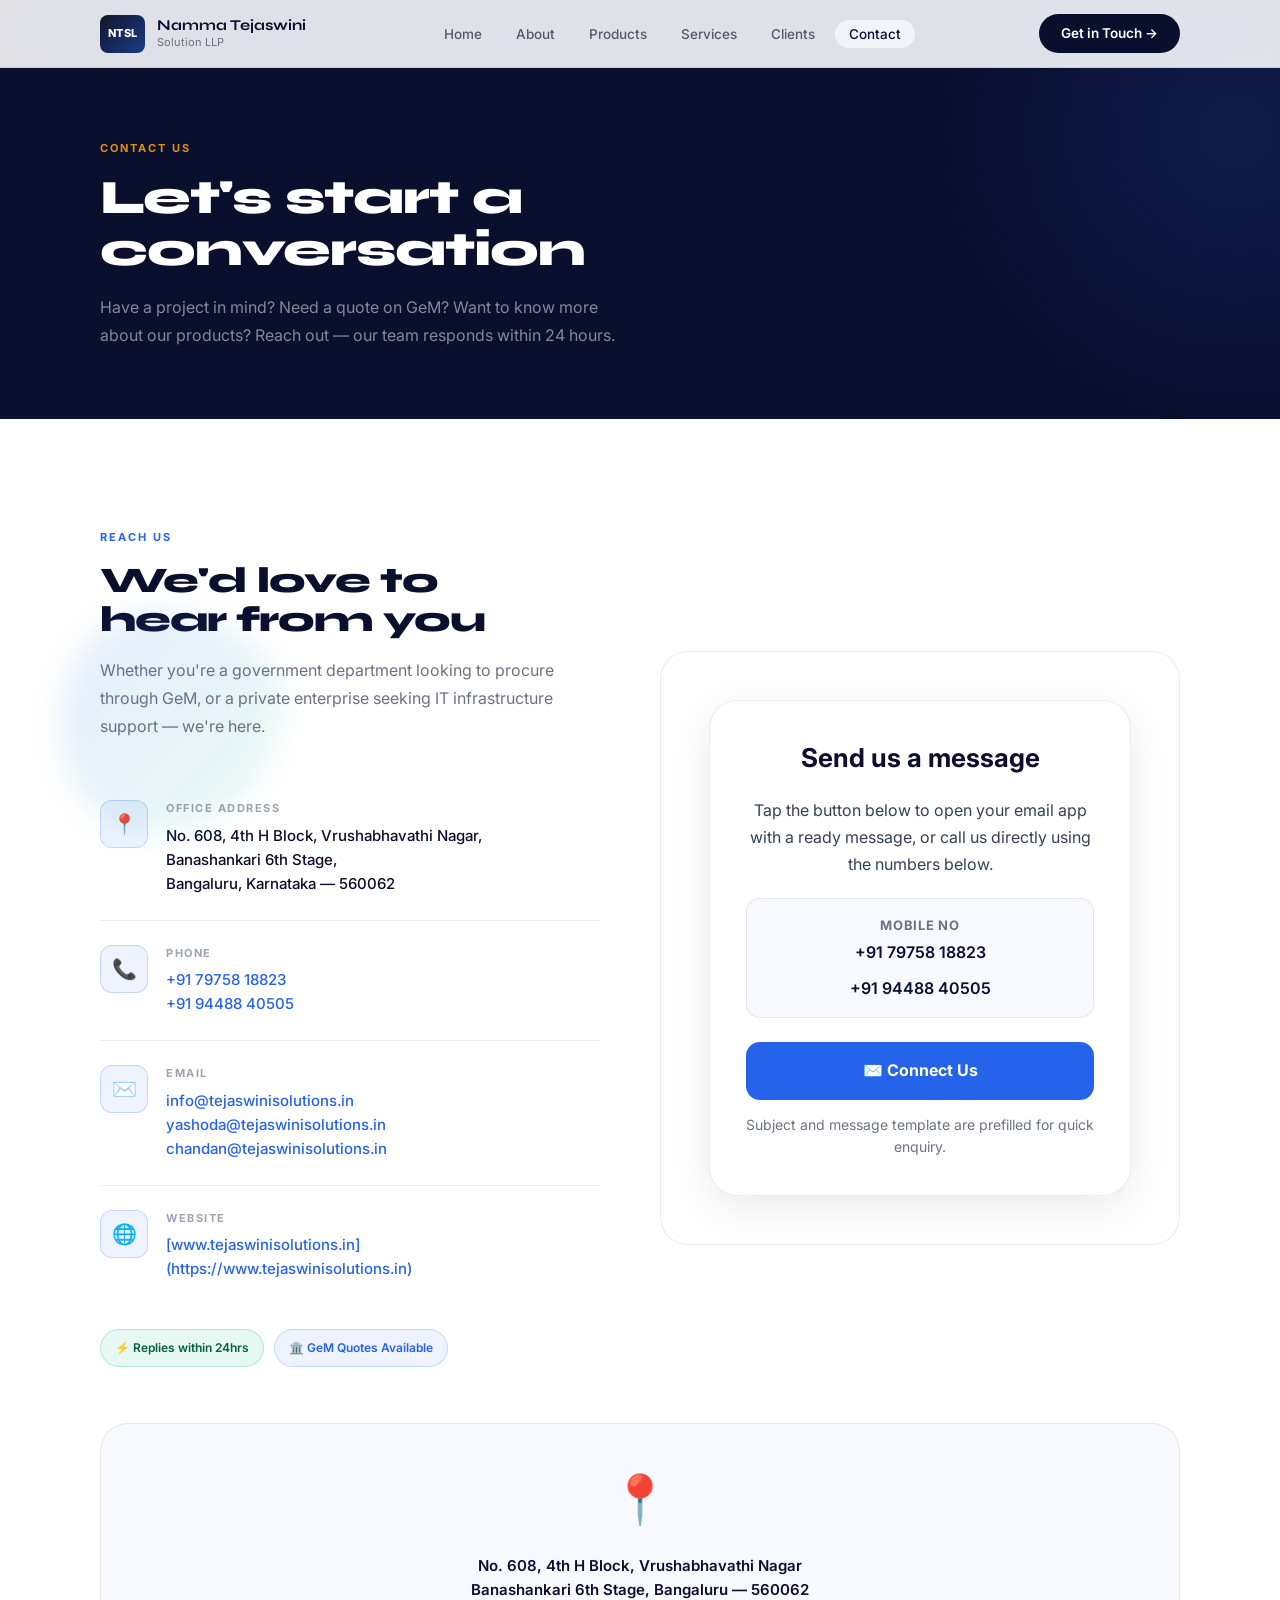
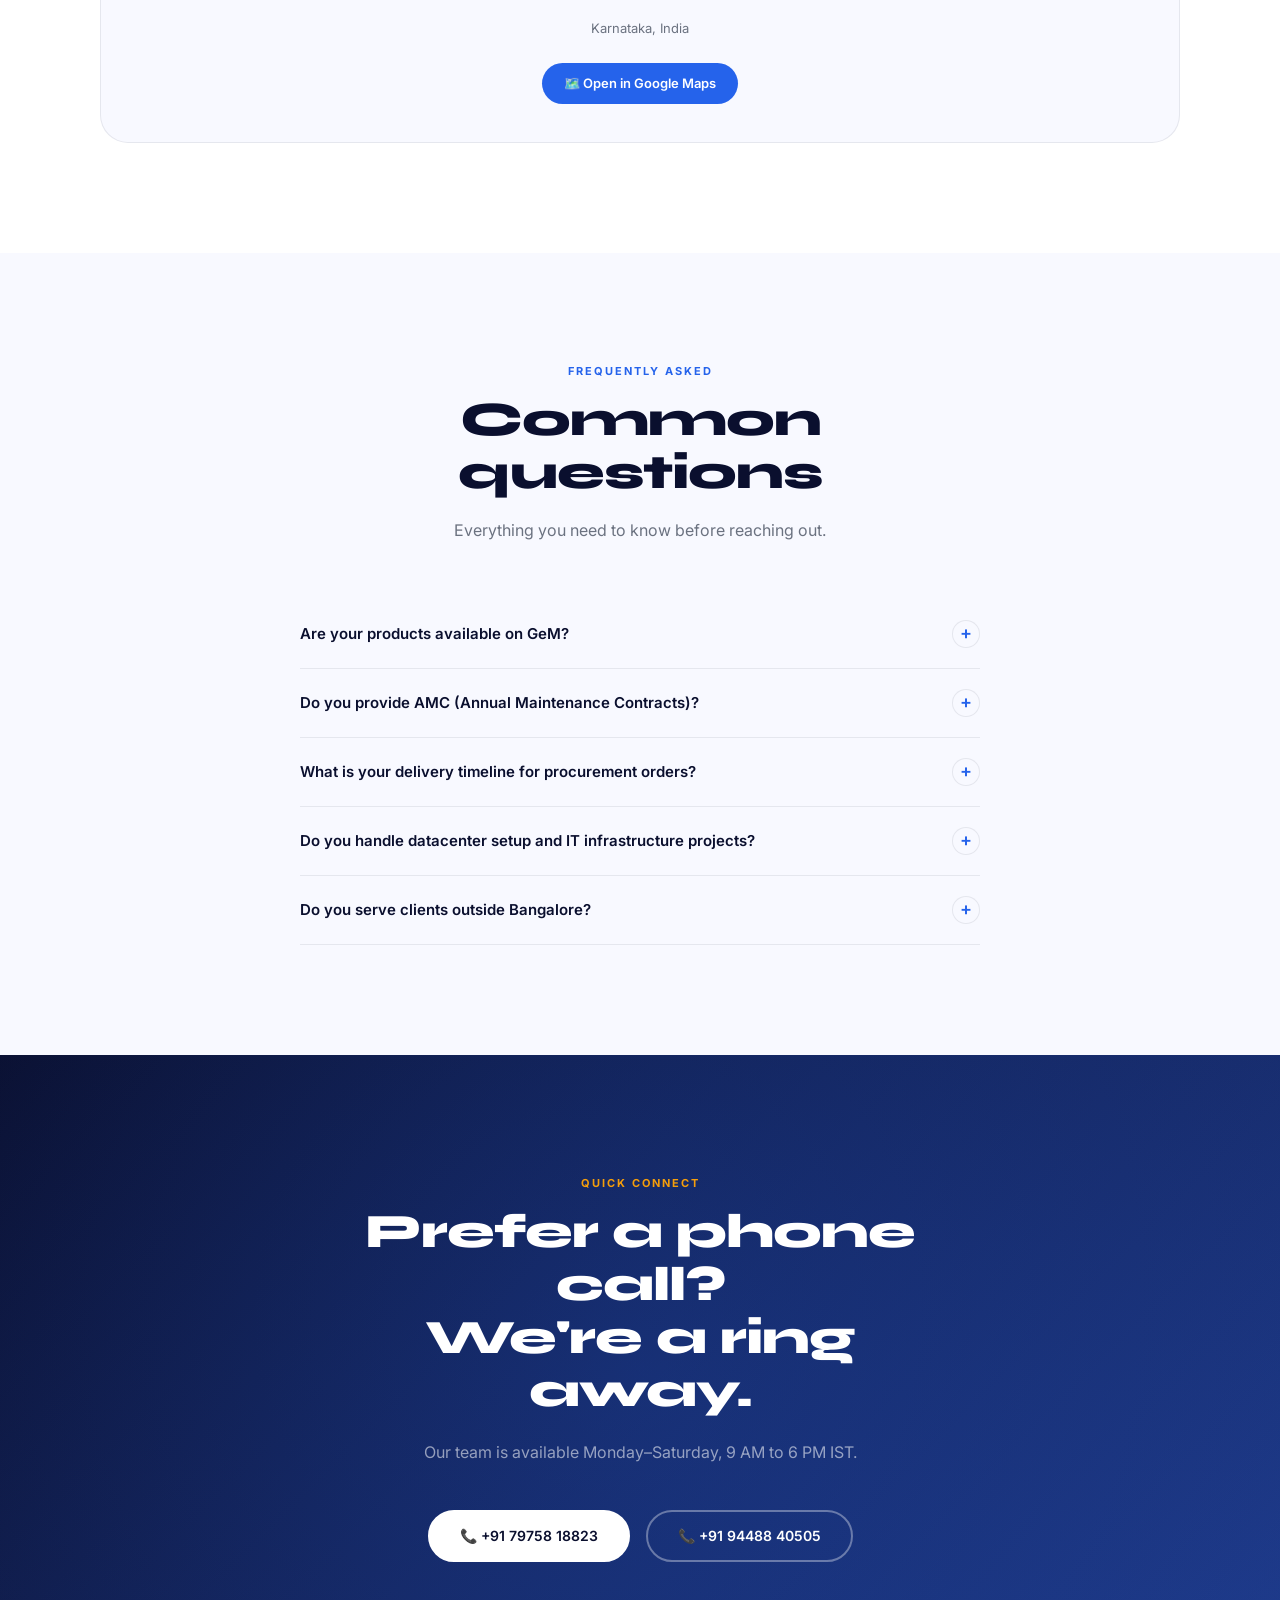
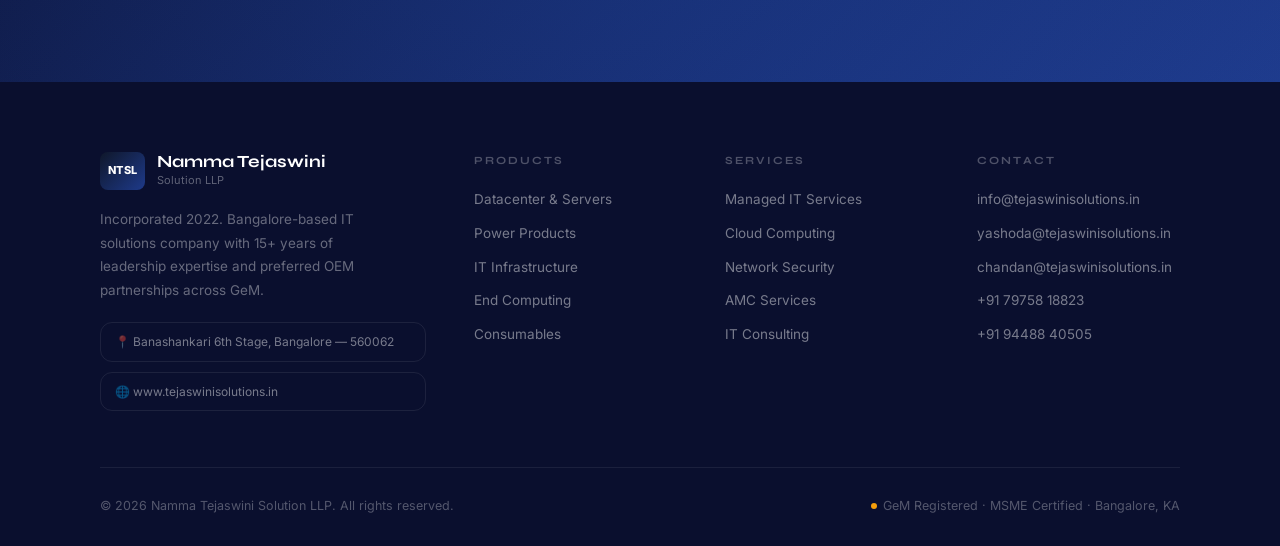
<file: contact.html>
<!DOCTYPE html>
<html lang="en">
<head>
  <meta charset="UTF-8" />
  <meta name="viewport" content="width=device-width, initial-scale=1.0" />
  <meta name="description" content="Contact Namma Tejaswini Solution LLP — Bangalore IT solutions. Call, email, or send us a message." />
  <title>Contact Us — NTSL | Namma Tejaswini Solution LLP</title>
  <link rel="stylesheet" href="css/style.css" />
  <style>
    /* Toast */
    .toast {
      position: fixed; bottom: 32px; right: 32px; z-index: 9999;
      background: #fff; border: 1px solid rgba(10,15,46,.1);
      border-left: 4px solid #2563EB;
      border-radius: 12px; padding: 16px 24px;
      box-shadow: 0 12px 40px rgba(10,15,46,.14);
      font-size: 14px; font-weight: 500; color: #0A0F2E;
      transform: translateY(80px); opacity: 0;
      transition: all .35s cubic-bezier(.34,1.56,.64,1);
      pointer-events: none;
    }
    .toast--show { transform: translateY(0); opacity: 1; }



    /* Map placeholder */
    .map-block {
      border-radius: var(--radius-xl); overflow: hidden;
      border: 1px solid var(--border); margin-top: 56px;
      position: relative; background: var(--off-white);
      height: 320px; display: flex; align-items: center; justify-content: center;
      flex-direction: column; gap: 16px;
    }
    .map-block__icon { font-size: 48px; }
    .map-block__address { font-size: 15px; font-weight: 600; color: var(--navy); text-align: center; line-height: 1.6; }
    .map-block__sub { font-size: 13px; color: var(--grey-600); }
    .map-block__btn {
      display: inline-flex; align-items: center; gap: 6px;
      padding: 10px 22px; border-radius: var(--radius-full);
      background: var(--blue); color: #fff; font-size: 13px; font-weight: 600;
      margin-top: 8px; transition: background .2s, transform .2s;
    }
    .map-block__btn:hover { background: #1E40AF; transform: translateY(-2px); }



    /* FAQ */
    .faq-item {
      border-bottom: 1px solid var(--border); padding: 20px 0;
      cursor: pointer;
    }
    .faq-item__q {
      display: flex; justify-content: space-between; align-items: center;
      font-size: 15px; font-weight: 600; color: var(--navy); gap: 16px;
    }
    .faq-item__toggle {
      width: 28px; height: 28px; border-radius: 50%;
      background: var(--off-white); border: 1px solid var(--border);
      display: flex; align-items: center; justify-content: center;
      font-size: 18px; flex-shrink: 0; transition: all .25s;
      color: var(--blue);
    }
    .faq-item.open .faq-item__toggle { transform: rotate(45deg); background: var(--blue); color: #fff; }
    .faq-item__a {
      font-size: 14px; color: var(--grey-600); line-height: 1.75;
      max-height: 0; overflow: hidden; transition: max-height .35s ease, padding .35s;
    }
    .faq-item.open .faq-item__a { max-height: 200px; padding-top: 14px; }



    .contact-hero-grid {
      display: grid; grid-template-columns: 1fr 1fr;
      gap: 60px; align-items: start;
    }
    @media(max-width:768px) {
      .contact-hero-grid { grid-template-columns: 1fr; }
    }


    .contact-card {
      background: #fff;
      border: 1px solid var(--border);
      border-radius: var(--radius-xl);
      box-shadow: 0 12px 40px rgba(10,15,46,.08);
      padding: 28px;
    }
    .contact-card__title {
      font-size: 20px;
      font-weight: 700;
      color: var(--navy);
      margin-bottom: 18px;
    }
    .contact-card__text {
      font-size: 14px;
      color: var(--grey-600);
      line-height: 1.7;
      margin-bottom: 22px;
    }
    .contact-card__mobile-box {
      display: grid;
      gap: 10px;
      margin-bottom: 24px;
      padding: 16px;
      border-radius: 14px;
      background: var(--off-white);
      border: 1px solid var(--border);
    }
    .contact-card__label {
      font-size: 12px;
      font-weight: 700;
      letter-spacing: .06em;
      color: var(--grey-600);
      margin-bottom: 4px;
    }
    .contact-card__mobile {
      font-size: 15px;
      font-weight: 600;
      color: var(--navy);
      text-decoration: none;
    }
    .contact-card__mobile:hover { color: var(--blue); }
    .contact-card__mail-btn {
      display: inline-flex;
      align-items: center;
      justify-content: center;
      width: 100%;
      padding: 15px 18px;
      border-radius: 14px;
      background: var(--blue);
      color: #fff;
      font-size: 15px;
      font-weight: 700;
      text-decoration: none;
      transition: background .2s, transform .2s;
      margin-bottom: 14px;
    }
    .contact-card__mail-btn:hover {
      background: #1E40AF;
      transform: translateY(-2px);
    }
    .contact-card__mail-note {
      font-size: 13px;
      color: var(--grey-600);
      line-height: 1.6;
      text-align: center;
    }

    /* ======== NEW: Center right card, enlarge and style ======== */
    /* make the grid area a flex container so we can center the right card vertically and horizontally */
    .contact-hero-grid {
      display: flex;
      gap: 60px;
      align-items: center; /* vertical centering of children */
      justify-content: center; /* center both columns horizontally within the container */
      flex-wrap: nowrap;
    }

    /* left panel (info) keep its look but make it take available space */
    .contact-hero-grid > .reveal:first-child {
      flex: 1 1 420px;
      min-width: 300px;
    }

    /* right panel (form card) become centered box */
    .contact-form {
      flex: 0 0 520px; /* fixed ideal width so it appears larger */
      display: flex;
      align-items: center;
      justify-content: center;
    }
    /* enlarge the card visually */
    .contact-form .contact-card {
      width: 100%;
      max-width: 520px;
      padding: 36px;
      text-align: center;
      transform-origin: center;
      transition: transform .35s ease, box-shadow .35s ease;
    }
    .contact-form .contact-card__title { font-size: 26px; }
    .contact-form .contact-card__text { font-size: 16px; margin-bottom: 20px; color: #344054; }
    .contact-form .contact-card__mobile { font-size: 16px; display: inline-block; }
    .contact-form .contact-card__label { font-size: 13px; }
    .contact-form .contact-card__mail-note { font-size: 14px; }

    /* hover pop for emphasis */
    .contact-form .contact-card:hover { transform: translateY(-6px); box-shadow: 0 18px 50px rgba(10,15,46,.12); }

    /* make the email button larger */
    .contact-form .contact-card__mail-btn { padding: 16px 22px; font-size: 16px; }

    @media (max-width: 1100px) {
      .contact-hero-grid { gap: 28px; }
      .contact-form { flex: 0 0 460px; }
    }
    @media (max-width: 768px) {
      .contact-hero-grid { display: grid; grid-template-columns: 1fr; }
      .contact-form { flex: unset; width: 100%; }
      .contact-form .contact-card { max-width: 100%; padding: 28px; }
    }

    /* ======== NEW: Animated decorative element in empty space ======== */
    .left-decor-wrap {
      position: relative;
      min-height: 220px;
    }
    .animated-blob {
      position: absolute;
      left: -40px;
      top: 10%;
      width: 220px;
      height: 220px;
      background: linear-gradient(135deg, rgba(37,99,235,0.12), rgba(16,185,129,0.09));
      border-radius: 42% 58% 60% 40% / 50% 40% 60% 50%;
      filter: blur(14px);
      z-index: 0;
      animation: floatBlob 6s ease-in-out infinite;
      pointer-events: none;
    }
    @keyframes floatBlob {
      0% { transform: translateY(0) rotate(0deg) scale(1); opacity: .95; }
      50% { transform: translateY(-18px) rotate(8deg) scale(1.03); opacity: .85; }
      100% { transform: translateY(0) rotate(0deg) scale(1); opacity: .95; }
    }

    /* ensure content sits above decorative element */
    .contact-hero-grid > .reveal { position: relative; z-index: 1; }

  </style>
</head>
<body>



<!-- ═══════════════════════════ NAV ═══════════════════════════ -->
<nav class="nav" role="navigation" aria-label="Main navigation">
  <div class="nav__inner">
    <a href="index.html" class="nav__logo" aria-label="NTSL Home">
      <div class="nav__logo-badge" aria-hidden="true">NTSL</div>
      <div>
        <div class="nav__logo-text">Namma Tejaswini</div>
        <div class="nav__logo-sub">Solution LLP</div>
      </div>
    </a>
    <ul class="nav__links" role="list">
      <li><a href="index.html"            class="nav__link">Home</a></li>
      <li><a href="about.html"            class="nav__link">About</a></li>
      <li><a href="index.html#products"   class="nav__link">Products</a></li>
      <li><a href="index.html#services"   class="nav__link">Services</a></li>
      <li><a href="index.html#clients"    class="nav__link">Clients</a></li>
      <li><a href="contact.html"          class="nav__link active">Contact</a></li>
    </ul>
    <a href="contact.html" class="nav__cta">Get in Touch →</a>
    <button class="nav__burger" id="navBurger" aria-label="Toggle menu" aria-expanded="false" aria-controls="navMobile">
      <span></span><span></span><span></span>
    </button>
  </div>
</nav>



<div class="nav__mobile" id="navMobile" role="dialog" aria-label="Mobile navigation">
  <a href="index.html"           class="nav__link">Home</a>
  <a href="about.html"           class="nav__link">About Us</a>
  <a href="index.html#products" class="nav__link">Products</a>
  <a href="index.html#services" class="nav__link">Services</a>
  <a href="index.html#clients"  class="nav__link">Clients</a>
  <a href="contact.html"        class="nav__link">Contact</a>
  <a href="contact.html" class="btn btn-primary" style="margin-top:16px">Get in Touch →</a>
</div>



<main>



<!-- ═══════════════════════════ PAGE HERO ════════════════════════ -->
<section class="page-hero" aria-labelledby="contact-page-heading">
  <div class="container">
    <span class="section-label">CONTACT US</span>
    <h1 class="section-h2 section-h2--white" id="contact-page-heading">
      Let's start a<br/>conversation
    </h1>
    <p class="section-sub section-sub--white" style="margin-top:16px">
      Have a project in mind? Need a quote on GeM? Want to know more about our products?
      Reach out — our team responds within 24 hours.
    </p>
  </div>
</section>



<!-- ═══════════════════════════ CONTACT MAIN ═════════════════════ -->
<section class="section" aria-labelledby="contact-form-heading">
  <div class="container">
    <div class="contact-hero-grid">

      <!-- Left: Info -->
      <div class="reveal left-decor-wrap">
        <div class="animated-blob" aria-hidden="true"></div>

        <span class="section-label">REACH US</span>
        <h2 class="section-h2" id="contact-form-heading" style="font-size:36px">
          We'd love to<br/>hear from you
        </h2>
        <p class="section-sub" style="max-width:100%;margin-top:16px">
          Whether you're a government department looking to procure through GeM, or a private enterprise
          seeking IT infrastructure support — we're here.
        </p>

        <div style="margin-top:36px">
          <div class="contact-info__item">
            <div class="contact-info__icon" aria-hidden="true">📍</div>
            <div>
              <p class="contact-info__label">OFFICE ADDRESS</p>
              <p class="contact-info__value">
                No. 608, 4th H Block, Vrushabhavathi Nagar,<br/>
                Banashankari 6th Stage,<br/>
                Bangaluru, Karnataka — 560062
              </p>
            </div>
          </div>
          <div class="contact-info__item">
            <div class="contact-info__icon" aria-hidden="true">📞</div>
            <div>
              <p class="contact-info__label">PHONE</p>
              <p class="contact-info__value">
                <a href="tel:+917975818823">+91 79758 18823</a><br/>
                <a href="tel:+919448840505">+91 94488 40505</a>
              </p>
            </div>
          </div>
          <div class="contact-info__item">
            <div class="contact-info__icon" aria-hidden="true">✉️</div>
            <div>
              <p class="contact-info__label">EMAIL</p>
              <p class="contact-info__value">
                <a href="mailto:info@tejaswinisolutions.in">info@tejaswinisolutions.in</a><br/>
                <a href="mailto:yashoda@tejaswinisolutions.in">yashoda@tejaswinisolutions.in</a><br/>
                <a href="mailto:chandan@tejaswinisolutions.in">chandan@tejaswinisolutions.in</a>
              </p>
            </div>
          </div>
          <div class="contact-info__item" style="border-bottom:none">
            <div class="contact-info__icon" aria-hidden="true">🌐</div>
            <div>
              <p class="contact-info__label">WEBSITE</p>
              <p class="contact-info__value">
                <a href="http://www.tejaswinisolutions.in/" target="_blank" rel="noopener">
                  [www.tejaswinisolutions.in](https://www.tejaswinisolutions.in)
                </a>
              </p>
            </div>
          </div>
        </div>

        <!-- Response time badges -->
        <div style="display:flex;gap:10px;flex-wrap:wrap;margin-top:24px">
          <div style="padding:8px 14px;border-radius:var(--radius-full);background:rgba(16,185,129,0.1);border:1px solid rgba(16,185,129,0.25);font-size:12px;font-weight:600;color:#065F46">⚡ Replies within 24hrs</div>
          <div style="padding:8px 14px;border-radius:var(--radius-full);background:var(--blue-pale);border:1px solid var(--border-blue);font-size:12px;font-weight:600;color:var(--blue)">🏛️ GeM Quotes Available</div>
        </div>
      </div>

      <!-- Right: Attractive mail card -->
      <div class="contact-form reveal reveal-delay-1" aria-hidden="false">
        <div class="contact-card">
          <h3 class="contact-card__title">Send us a message</h3>
          <p class="contact-card__text">
            Tap the button below to open your email app with a ready message, or call us directly using the numbers below.
          </p>

          <div class="contact-card__mobile-box" style="justify-items:center; text-align:center;">
            <div>
              <div class="contact-card__label">MOBILE NO</div>
              <a class="contact-card__mobile" href="tel:+917975818823">+91 79758 18823</a>
            </div>
            <div>
              <a class="contact-card__mobile" href="tel:+919448840505">+91 94488 40505</a>
            </div>
          </div>

          <a
            class="contact-card__mail-btn"
            href="mailto:info@tejaswinisolutions.in?subject=Enquiry%20from%20Website&body=Hello%20NTSL%2C%0A%0AI%20would%20like%20to%20enquire%20about%3A%20%0A%0AOrganisation%2FDepartment%3A%20%0AContact%20Number%3A%20%0A%0ARegards%2C%0A"
          >
            ✉️ Connect Us
          </a>

          <p class="contact-card__mail-note">
            Subject and message template are prefilled for quick enquiry.
          </p>
        </div>
      </div>
    </div>

    <!-- Map / Address block -->
    <div class="map-block reveal">
      <div class="map-block__icon" aria-hidden="true">📍</div>
      <p class="map-block__address">
        No. 608, 4th H Block, Vrushabhavathi Nagar<br/>
        Banashankari 6th Stage, Bangaluru — 560062
      </p>
      <p class="map-block__sub">Karnataka, India</p>
      <a href="https://www.google.com/maps/search/Banashankari+6th+Stage+Bangalore" target="_blank" rel="noopener" class="map-block__btn">
        🗺️ Open in Google Maps
      </a>
    </div>
  </div>
</section>



<!-- ═══════════════════════════ FAQ ════════════════════════════ -->
<section class="section section--alt" aria-labelledby="faq-heading">
  <div class="container" style="max-width:760px">
    <div class="section-head-center reveal">
      <span class="section-label">FREQUENTLY ASKED</span>
      <h2 class="section-h2" id="faq-heading">Common questions</h2>
      <p class="section-sub">Everything you need to know before reaching out.</p>
    </div>

    <div style="margin-top:56px" role="list">
      <div class="faq-item reveal" role="listitem">
        <div class="faq-item__q" tabindex="0" role="button" aria-expanded="false">
          <span>Are your products available on GeM?</span>
          <span class="faq-item__toggle" aria-hidden="true">+</span>
        </div>
        <div class="faq-item__a">
          Yes — all our products across HP, HPE, Dell, Lenovo, Acer, Epson, Kyocera, Canon, Samsung, LG,
          Panasonic, APC, Brother, Xerox, and more are listed on the Government e-Marketplace (GeM) portal.
          Government departments can directly raise purchase orders through GeM.
        </div>
      </div>

      <div class="faq-item reveal reveal-delay-1" role="listitem">
        <div class="faq-item__q" tabindex="0" role="button" aria-expanded="false">
          <span>Do you provide AMC (Annual Maintenance Contracts)?</span>
          <span class="faq-item__toggle" aria-hidden="true">+</span>
        </div>
        <div class="faq-item__a">
          Yes, we offer comprehensive AMC services for all IT equipment — servers, storage, networking gear,
          UPS, printers, laptops, desktops, and more. Our AMC plans include preventive maintenance, priority
          support, and on-site response for Bangalore and surrounding Karnataka districts.
        </div>
      </div>

      <div class="faq-item reveal reveal-delay-2" role="listitem">
        <div class="faq-item__q" tabindex="0" role="button" aria-expanded="false">
          <span>What is your delivery timeline for procurement orders?</span>
          <span class="faq-item__toggle" aria-hidden="true">+</span>
        </div>
        <div class="faq-item__a">
          We maintain optimized supply chain partnerships with all major OEMs to ensure minimum turn-around
          time. Standard orders are typically fulfilled within 7–15 business days depending on the product.
          For urgent government requirements, expedited timelines can be arranged.
        </div>
      </div>

      <div class="faq-item reveal" role="listitem">
        <div class="faq-item__q" tabindex="0" role="button" aria-expanded="false">
          <span>Do you handle datacenter setup and IT infrastructure projects?</span>
          <span class="faq-item__toggle" aria-hidden="true">+</span>
        </div>
        <div class="faq-item__a">
          Absolutely. We provide end-to-end datacenter solutions including server racks, precision cooling,
          UPS and battery systems, electrical panels, raised flooring, biometric access, surveillance cameras,
          and structured cabling. Our team handles complete turnkey datacenter build-outs.
        </div>
      </div>

      <div class="faq-item reveal reveal-delay-1" role="listitem">
        <div class="faq-item__q" tabindex="0" role="button" aria-expanded="false">
          <span>Do you serve clients outside Bangalore?</span>
          <span class="faq-item__toggle" aria-hidden="true">+</span>
        </div>
        <div class="faq-item__a">
          Yes. While our office is in Bangalore, we serve clients across Karnataka — including Davangere,
          Madikeri, Hosapete, Chithradurga, Ramanagara, Chikkamagaluru, and more. Remote infra management
          and cloud services extend our reach nationwide.
        </div>
      </div>
    </div>
  </div>
</section>



<!-- ═══════════════════════════ CTA ════════════════════════════ -->
<section class="cta-section" aria-labelledby="contact-cta-heading">
  <div class="container">
    <span class="section-label section-label--gold reveal">QUICK CONNECT</span>
    <h2 class="section-h2 section-h2--white reveal" id="contact-cta-heading">
      Prefer a phone call?<br/>We're a ring away.
    </h2>
    <p class="section-sub section-sub--white reveal reveal-delay-1">
      Our team is available Monday–Saturday, 9 AM to 6 PM IST.
    </p>
    <div class="cta-actions reveal reveal-delay-2">
      <a href="tel:+917975818823" class="btn btn-white">📞 +91 79758 18823</a>
      <a href="tel:+919448840505" class="btn btn-outline-white">📞 +91 94488 40505</a>
    </div>
    <!-- <div style="margin-top:24px" class="reveal reveal-delay-3">
      <a href="mailto:info@tejaswinisolutions.in" class="btn btn-outline-white" style="font-size:13px">
        ✉️ [info@tejaswinisolutions.in](mailto:info@tejaswinisolutions.in)
      </a>
    </div> -->
  </div>
</section>



</main>



<!-- ═══════════════════════════ FOOTER ══════════════════════════ -->
<footer class="footer" role="contentinfo">
  <div class="container">
    <div class="footer__top">
      <div class="footer__brand">
        <a href="index.html" class="nav__logo">
          <div class="nav__logo-badge" aria-hidden="true">NTSL</div>
          <div>
            <div class="nav__logo-text">Namma Tejaswini</div>
            <div class="nav__logo-sub" style="color:rgba(255,255,255,.35)">Solution LLP</div>
          </div>
        </a>
        <p class="footer__desc">Incorporated 2022. Bangalore-based IT solutions company with 15+ years of leadership expertise and preferred OEM partnerships across GeM.</p>
        <div class="footer__contact-chips">
          <span class="footer__chip">📍 Banashankari 6th Stage, Bangalore — 560062</span>
          <a href="http://www.tejaswinisolutions.in/" class="footer__chip" target="_blank" rel="noopener">🌐 www.tejaswinisolutions.in</a>
        </div>
      </div>
      <nav class="footer__col" aria-label="Products footer links">
        <h4>PRODUCTS</h4>
        <a href="index.html#products">Datacenter &amp; Servers</a>
        <a href="index.html#products">Power Products</a>
        <a href="index.html#products">IT Infrastructure</a>
        <a href="index.html#products">End Computing</a>
        <a href="index.html#products">Consumables</a>
      </nav>
      <nav class="footer__col" aria-label="Services footer links">
        <h4>SERVICES</h4>
        <a href="index.html#services">Managed IT Services</a>
        <a href="index.html#services">Cloud Computing</a>
        <a href="index.html#services">Network Security</a>
        <a href="index.html#services">AMC Services</a>
        <a href="index.html#services">IT Consulting</a>
      </nav>
      <nav class="footer__col" aria-label="Contact footer links">
        <h4>CONTACT</h4>
        <a href="mailto:info@tejaswinisolutions.in">info@tejaswinisolutions.in</a>
        <a href="mailto:yashoda@tejaswinisolutions.in">yashoda@tejaswinisolutions.in</a>
        <a href="mailto:chandan@tejaswinisolutions.in">chandan@tejaswinisolutions.in</a>
        <a href="tel:+917975818823">+91 79758 18823</a>
        <a href="tel:+919448840505">+91 94488 40505</a>
      </nav>
    </div>
    <div class="footer__bottom">
      <span>© 2026 Namma Tejaswini Solution LLP. All rights reserved.</span>
      <div class="footer__badge">
        <span class="footer__badge-dot" aria-hidden="true"></span>
        <span>GeM Registered · MSME Certified · Bangalore, KA</span>
      </div>
    </div>
  </div>
</footer>



<div class="toast" id="formToast" role="alert" aria-live="polite">✅ Message sent! We'll get back to you within 24 hours.</div>



<script src="js/script.js"></script>
<script>
  /* FAQ accordion */
  document.querySelectorAll('.faq-item').forEach(item => {
    const q = item.querySelector('.faq-item__q');
    q.addEventListener('click', () => {
      const wasOpen = item.classList.contains('open');
      document.querySelectorAll('.faq-item').forEach(i => { i.classList.remove('open'); i.querySelector('.faq-item__q').setAttribute('aria-expanded','false'); });
      if (!wasOpen) { item.classList.add('open'); q.setAttribute('aria-expanded','true'); }
    });
    q.addEventListener('keydown', e => { if (e.key === 'Enter' || e.key === ' ') { e.preventDefault(); q.click(); } });
  });
</script>
</body>
</html>
</file>
<file: css/style.css>
/* ============================================================
   NTSL — Namma Tejaswini Solution LLP
   style.css — Global Stylesheet
   ============================================================ */

@import url('https://fonts.googleapis.com/css2?family=Syne:wght@400;600;700;800&family=Inter:wght@300;400;500;600&display=swap');

/* ── Reset & Root ── */
*, *::before, *::after { margin: 0; padding: 0; box-sizing: border-box; }

:root {
  --navy:        #0A0F2E;
  --navy-light:  #1E2952;
  --blue:        #2563EB;
  --blue-light:  #3B82F6;
  --blue-pale:   rgba(37,99,235,0.08);
  --gold:        #F59E0B;
  --gold-light:  rgba(245,158,11,0.12);
  --white:       #FFFFFF;
  --off-white:   #F8F9FF;
  --grey-100:    #F1F3F9;
  --grey-400:    #9CA3AF;
  --grey-600:    #6B7280;
  --grey-800:    #374151;
  --border:      rgba(10,15,46,0.08);
  --border-blue: rgba(37,99,235,0.2);
  --shadow-sm:   0 1px 3px rgba(10,15,46,0.06), 0 1px 2px rgba(10,15,46,0.04);
  --shadow-md:   0 4px 16px rgba(10,15,46,0.08), 0 2px 6px rgba(10,15,46,0.04);
  --shadow-lg:   0 12px 40px rgba(10,15,46,0.12), 0 4px 12px rgba(10,15,46,0.06);
  --radius-sm:   8px;
  --radius-md:   12px;
  --radius-lg:   20px;
  --radius-xl:   28px;
  --radius-full: 100px;
  --font-display:'Syne', sans-serif;
  --font-body:   'Inter', sans-serif;
  --nav-h:       68px;
  --max-w:       1160px;
}

html { scroll-behavior: smooth; -webkit-font-smoothing: antialiased; }

body {
  font-family: var(--font-body);
  background: var(--white);
  color: var(--navy);
  line-height: 1.6;
  overflow-x: hidden;
}

img { display: block; max-width: 100%; }
a  { text-decoration: none; color: inherit; }
ul { list-style: none; }
button { cursor: pointer; font-family: var(--font-body); border: none; background: none; }

/* ── Utility ── */
.container     { max-width: var(--max-w); margin: 0 auto; padding: 0 40px; }
.syne          { font-family: var(--font-display); }
.text-blue     { color: var(--blue); }
.text-gold     { color: var(--gold); }
.text-grey     { color: var(--grey-600); }
.fw-800        { font-weight: 800; }

.section-label {
  font-size: 11px; font-weight: 700; letter-spacing: 2px;
  color: var(--blue); text-transform: uppercase; margin-bottom: 14px;
  display: block;
}
.section-label--gold { color: var(--gold); }

.section-h2 {
  font-family: var(--font-display);
  font-size: clamp(30px, 4vw, 48px);
  font-weight: 800; line-height: 1.1;
  color: var(--navy); letter-spacing: -1px;
}
.section-h2--white { color: #fff; }

.section-sub {
  font-size: 16px; color: var(--grey-600);
  line-height: 1.75; margin-top: 16px; max-width: 520px;
}
.section-sub--white { color: rgba(255,255,255,0.55); }

.section-head-center { text-align: center; }
.section-head-center .section-sub { margin: 16px auto 0; }

/* ── Buttons ── */
.btn {
  display: inline-flex; align-items: center; gap: 8px;
  padding: 13px 30px; border-radius: var(--radius-full);
  font-size: 14px; font-weight: 600; font-family: var(--font-body);
  transition: all .25s ease; cursor: pointer; white-space: nowrap;
}
.btn-primary   { background: var(--navy); color: #fff; border: 2px solid var(--navy); }
.btn-primary:hover { background: var(--blue); border-color: var(--blue); transform: translateY(-2px); box-shadow: 0 8px 24px rgba(37,99,235,0.3); }
.btn-secondary { background: transparent; color: var(--navy); border: 2px solid var(--border); }
.btn-secondary:hover { border-color: var(--navy); transform: translateY(-2px); }
.btn-white     { background: #fff; color: var(--navy); border: 2px solid #fff; }
.btn-white:hover { background: var(--off-white); transform: translateY(-2px); box-shadow: var(--shadow-md); }
.btn-outline-white { background: transparent; color: #fff; border: 2px solid rgba(255,255,255,0.35); }
.btn-outline-white:hover { border-color: #fff; transform: translateY(-2px); }
.btn-ghost-blue { background: var(--blue-pale); color: var(--blue); border: 2px solid var(--border-blue); }
.btn-ghost-blue:hover { background: rgba(37,99,235,0.14); transform: translateY(-2px); }

/* ── Navigation ── */
.nav {
  position: fixed; top: 0; left: 0; right: 0; z-index: 1000;
  height: var(--nav-h);
  background: rgba(255,255,255,0.88);
  backdrop-filter: blur(24px) saturate(180%);
  -webkit-backdrop-filter: blur(24px) saturate(180%);
  border-bottom: 1px solid var(--border);
  transition: box-shadow .3s;
}
.nav.scrolled { box-shadow: 0 4px 24px rgba(10,15,46,0.08); }
.nav__inner {
  max-width: var(--max-w); margin: 0 auto; padding: 0 40px;
  height: 100%; display: flex; align-items: center; justify-content: space-between; gap: 32px;
}
.nav__logo { display: flex; align-items: center; gap: 12px; }
/* .nav__logo-badge {
  width: 38px; height: 38px; border-radius: var(--radius-sm);
  background: linear-gradient(135deg, var(--blue) 0%, #1E40AF 100%);
  display: flex; align-items: center; justify-content: center;
  color: #f0f2d9; font-family: var(--font-display); font-size: 11px;
  font-weight: 800; letter-spacing: 0.5px; flex-shrink: 0;
} */

.nav__logo-badge {
  min-width: 38px;
  height: 38px;
  padding: 0 8px;
  border-radius: var(--radius-sm);
  display: inline-flex;
  align-items: center;
  justify-content: center;
  background: linear-gradient(135deg, #0F172A 0%, #1E3A8A 100%);
  color: #fff;
  font-size: 11px;
  font-weight: 800;
  letter-spacing: 0.3px;
}
.nav__logo-text  { font-family: var(--font-display); font-size: 15px; font-weight: 700; color: var(--navy); line-height: 1.2; }
.nav__logo-sub   { font-size: 11px; color: var(--grey-600); font-weight: 400; }
.nav__links      { display: flex; align-items: center; gap: 6px; flex: 1; justify-content: center; }
.nav__link {
  font-size: 13.5px; font-weight: 500; color: var(--navy);
  padding: 6px 14px; border-radius: var(--radius-full);
  opacity: .65; transition: opacity .2s, background .2s;
}
.nav__link:hover, .nav__link.active { opacity: 1; background: var(--grey-100); }
.nav__cta {
  background: var(--navy); color: #fff; padding: 9px 22px;
  border-radius: var(--radius-full); font-size: 13.5px; font-weight: 600;
  transition: background .2s, transform .2s;
}
.nav__cta:hover { background: var(--blue); transform: translateY(-1px); }
.nav__burger { display: none; flex-direction: column; gap: 5px; padding: 8px; cursor: pointer; }
.nav__burger span { display: block; width: 22px; height: 2px; background: var(--navy); border-radius: 2px; transition: all .3s; }
.nav__mobile {
  display: none; position: fixed; inset: var(--nav-h) 0 0 0;
  background: rgba(255,255,255,0.98); backdrop-filter: blur(20px);
  z-index: 999; flex-direction: column; padding: 32px 40px; gap: 8px;
}
.nav__mobile.open { display: flex; }
.nav__mobile .nav__link { font-size: 20px; padding: 12px 0; border-radius: 0; border-bottom: 1px solid var(--border); }

/* ── Hero ── */
.hero {
  position: relative; min-height: 100vh; display: flex; align-items: center;
  overflow: hidden; padding: 0 40px;
}
#heroCanvas { position: absolute; inset: 0; width: 100%; height: 100%; z-index: 0; }
.hero__content { position: relative; z-index: 2; max-width: 660px; padding-top: calc(var(--nav-h) + 40px); padding-bottom: 80px; }
.hero__badge {
  display: inline-flex; align-items: center; gap: 8px;
  padding: 6px 16px; border-radius: var(--radius-full);
  background: var(--blue-pale); border: 1px solid var(--border-blue);
  margin-bottom: 28px;
}
.hero__badge-dot { width: 7px; height: 7px; border-radius: 50%; background: var(--blue); animation: blink 2s infinite; }
@keyframes blink { 0%,100%{opacity:1;transform:scale(1)} 50%{opacity:.4;transform:scale(.75)} }
.hero__badge span { font-size: 12px; color: var(--blue); font-weight: 600; letter-spacing: .3px; }
.hero__h1 {
  font-family: var(--font-display); font-size: clamp(42px, 6.5vw, 80px);
  font-weight: 800; line-height: 1.03; color: var(--navy);
  letter-spacing: -2px; margin-bottom: 22px;
}
.hero__sub {
  font-size: 17px; line-height: 1.75; color: var(--grey-600);
  max-width: 500px; margin-bottom: 40px;
}
.hero__actions { display: flex; gap: 14px; flex-wrap: wrap; margin-bottom: 32px; }
.hero__gem {
  display: inline-flex; align-items: center; gap: 10px;
  padding: 10px 18px; border-radius: var(--radius-md);
  background: var(--gold-light); border: 1px solid rgba(245,158,11,.25);
}
.hero__gem span { font-size: 12.5px; color: #92400E; font-weight: 600; }
.hero__stats {
  position: absolute; right: 40px; top: 50%;
  transform: translateY(-50%); z-index: 2;
  display: flex; flex-direction: column; gap: 16px;
  padding-top: var(--nav-h);
}
.stat-card {
  background: rgba(255,255,255,0.92); backdrop-filter: blur(20px);
  border: 1px solid var(--border); border-radius: var(--radius-lg);
  padding: 22px 28px; min-width: 158px; text-align: center;
  box-shadow: var(--shadow-md); transition: transform .3s, box-shadow .3s;
}
.stat-card:hover { transform: translateY(-5px); box-shadow: var(--shadow-lg); }
.stat-card__num {
  font-family: var(--font-display); font-size: 36px;
  font-weight: 800; color: var(--navy); line-height: 1;
}
.stat-card__num .accent { color: var(--blue); }
.stat-card__lbl { font-size: 11.5px; color: var(--grey-600); margin-top: 5px; font-weight: 500; letter-spacing: .3px; }

/* ── Trust Bar ── */
.trust-bar {
  background: var(--off-white);
  border-top: 1px solid var(--border);
  border-bottom: 1px solid var(--border);
  padding: 20px 0; overflow: hidden;
}
.trust-bar__inner { display: flex; align-items: center; gap: 32px; padding: 0 40px; }
.trust-bar__label { font-size: 11px; font-weight: 700; letter-spacing: 1.5px; color: var(--grey-400); white-space: nowrap; }
.trust-bar__track { display: flex; gap: 40px; align-items: center; flex: 1; flex-wrap: wrap; }
.trust-logo {
  font-family: var(--font-display); font-size: 13px; font-weight: 700;
  color: rgba(10,15,46,.28); white-space: nowrap; letter-spacing: .5px;
  transition: color .2s;
}
.trust-logo:hover { color: var(--navy); }

/* ── Generic Section ── */
.section { padding: 110px 0; }
.section--alt { background: var(--off-white); }
.section--dark { background: var(--navy); }

/* ── Why Cards ── */
.why-grid {
  display: grid; grid-template-columns: repeat(3,1fr);
  gap: 2px; margin-top: 64px; border-radius: var(--radius-xl);
  overflow: hidden; border: 2px solid var(--border);
}
.why-card {
  background: var(--off-white); padding: 38px 32px;
  position: relative; overflow: hidden; transition: background .3s;
}
.why-card::before {
  content: ''; position: absolute; top: 0; left: 0; right: 0; height: 3px;
  background: var(--blue); transform: scaleX(0);
  transition: transform .35s ease; transform-origin: left;
}
.why-card:hover { background: #fff; }
.why-card:hover::before { transform: scaleX(1); }
.why-card__icon {
  width: 52px; height: 52px; border-radius: var(--radius-md);
  background: var(--blue-pale); display: flex; align-items: center;
  justify-content: center; font-size: 24px; margin-bottom: 20px;
  border: 1px solid var(--border-blue);
}
.why-card__title { font-family: var(--font-display); font-size: 18px; font-weight: 700; color: var(--navy); margin-bottom: 10px; }
.why-card__desc  { font-size: 14px; color: var(--grey-600); line-height: 1.75; }

/* ── Products Grid ── */
.products-grid { display: grid; grid-template-columns: repeat(auto-fit,minmax(280px,1fr)); gap: 16px; margin-top: 56px; }
.product-card {
  background: rgba(255,255,255,0.05); border: 1px solid rgba(255,255,255,0.08);
  border-radius: var(--radius-lg); padding: 32px 28px;
  transition: all .3s; position: relative; overflow: hidden;
}
.product-card::after {
  content: ''; position: absolute; inset: 0;
  background: linear-gradient(135deg,rgba(37,99,235,.12) 0%,transparent 60%);
  opacity: 0; transition: opacity .3s;
}
.product-card:hover { background: rgba(255,255,255,0.08); border-color: rgba(37,99,235,.4); transform: translateY(-5px); }
.product-card:hover::after { opacity: 1; }
.product-card__icon {
  width: 54px; height: 54px; border-radius: var(--radius-md);
  border: 1px solid rgba(255,255,255,0.1); display: flex;
  align-items: center; justify-content: center; font-size: 26px;
  background: rgba(255,255,255,0.06); margin-bottom: 20px;
}
.product-card__arrow {
  position: absolute; top: 28px; right: 28px;
  width: 34px; height: 34px; border-radius: 50%;
  background: rgba(255,255,255,0.06); display: flex;
  align-items: center; justify-content: center;
  color: rgba(255,255,255,.35); font-size: 16px; transition: all .3s;
}
.product-card:hover .product-card__arrow { background: var(--blue); color: #fff; }
.product-card__name { font-family: var(--font-display); font-size: 18px; font-weight: 700; color: #fff; margin-bottom: 10px; }
.product-card__desc { font-size: 13.5px; color: rgba(255,255,255,.45); line-height: 1.65; }

/* ── Clients ── */
.clients-grid { display: grid; grid-template-columns: repeat(auto-fit,minmax(220px,1fr)); gap: 10px; margin-top: 48px; }
.client-pill {
  background: #fff; border: 1px solid var(--border);
  border-radius: var(--radius-md); padding: 14px 18px;
  font-size: 13px; font-weight: 500; color: var(--navy);
  display: flex; align-items: center; gap: 10px;
  transition: all .25s;
}
.client-pill:hover { border-color: var(--blue); transform: translateX(5px); box-shadow: var(--shadow-sm); }
.client-pill__dot { width: 7px; height: 7px; border-radius: 50%; background: var(--blue); flex-shrink: 0; }
.client-pill--gold .client-pill__dot { background: var(--gold); }

/* ── Partners ── */
/* .partners-grid { display: grid; grid-template-columns: repeat(auto-fit,minmax(130px,1fr)); gap: 12px; margin-top: 56px; } */
/* .partner-card {
  background: #fff; border: 1px solid var(--border);
  border-radius: var(--radius-md); padding: 24px 16px;
  display: flex; align-items: center; justify-content: center;
  font-family: var(--font-display); font-size: 14px; font-weight: 800;
  color: rgba(10,15,46,.4); transition: all .25s; text-align: center;
  min-height: 72px; letter-spacing: .5px;
} */

.partners-grid {
  display: grid;
  grid-template-columns: repeat(auto-fit, minmax(160px, 1fr));
  gap: 20px;
}
 .partner-card {
  background: #fff;
  border: 1px solid var(--border);
  border-radius: var(--radius-md);
  padding: 20px 14px;

  display: flex;
  align-items: center;
  justify-content: center;

  min-height: 90px;
  box-sizing: border-box;

  font-family: var(--font-display);
  font-size: 14px;
  font-weight: 800;
  line-height: 1.35;
  text-align: center;

  color: rgba(10, 15, 46, 0.4);

  white-space: normal;
  overflow-wrap: anywhere;
  word-break: break-word;

  letter-spacing: 0; /* remove extra width */
  transition: all .25s;
}
.partner-card:hover { border-color: var(--blue); color: var(--navy); transform: translateY(-3px); box-shadow: var(--shadow-md); }

/* ── CTA Section ── */
.cta-section {
  background: linear-gradient(135deg, var(--navy) 0%, #1E3A8A 100%);
  text-align: center; padding: 120px 0;
  position: relative; overflow: hidden;
}
.cta-section::before {
  content: ''; position: absolute; top: -50%; left: -50%;
  width: 200%; height: 200%;
  background: radial-gradient(circle at 50% 50%, rgba(37,99,235,.18) 0%, transparent 60%);
}
.cta-section .container { position: relative; z-index: 1; }
.cta-section .section-h2 { margin: 0 auto 20px; max-width: 600px; }
.cta-section .section-sub { margin: 0 auto 44px; max-width: 460px; }
.cta-actions { display: flex; gap: 16px; justify-content: center; flex-wrap: wrap; }

/* ── Contact Page ── */
.contact-hero { padding: 160px 0 80px; background: var(--off-white); }
.contact-grid { display: grid; grid-template-columns: 1fr 1.4fr; gap: 60px; padding: 80px 0; }
.contact-info__item {
  display: flex; gap: 18px; align-items: flex-start;
  padding: 24px 0; border-bottom: 1px solid var(--border);
}
.contact-info__icon {
  width: 48px; height: 48px; border-radius: var(--radius-md);
  background: var(--blue-pale); border: 1px solid var(--border-blue);
  display: flex; align-items: center; justify-content: center;
  font-size: 20px; flex-shrink: 0;
}
.contact-info__label { font-size: 11px; font-weight: 700; letter-spacing: 1.5px; color: var(--grey-400); margin-bottom: 6px; }
.contact-info__value { font-size: 15px; font-weight: 500; color: var(--navy); line-height: 1.6; }
.contact-info__value a { color: var(--blue); }
.contact-info__value a:hover { text-decoration: underline; }

.contact-form { background: #fff; border: 1px solid var(--border); border-radius: var(--radius-xl); padding: 48px; }
.form-row { display: grid; grid-template-columns: 1fr 1fr; gap: 20px; }
.form-group { display: flex; flex-direction: column; gap: 7px; margin-bottom: 20px; }
.form-group label { font-size: 12.5px; font-weight: 600; color: var(--navy); letter-spacing: .3px; }
.form-group input,
.form-group textarea,
.form-group select {
  border: 1.5px solid var(--border); border-radius: var(--radius-sm);
  padding: 12px 16px; font-size: 14px; font-family: var(--font-body);
  color: var(--navy); background: var(--off-white);
  transition: border-color .2s, box-shadow .2s; outline: none;
  width: 100%;
}
.form-group input:focus,
.form-group textarea:focus,
.form-group select:focus {
  border-color: var(--blue);
  box-shadow: 0 0 0 3px rgba(37,99,235,0.1);
  background: #fff;
}
.form-group textarea { resize: vertical; min-height: 120px; line-height: 1.6; }

/* ── About Page ── */
.about-hero { padding: 160px 0 80px; background: var(--navy); }
.about-hero .section-h2 { color: #fff; }
.about-hero .section-sub { color: rgba(255,255,255,.55); }
.about-leaders { display: grid; grid-template-columns: 1fr 1fr; gap: 24px; margin-top: 64px; }
.leader-card {
  background: #fff; border: 1px solid var(--border);
  border-radius: var(--radius-xl); padding: 36px;
  transition: transform .3s, box-shadow .3s;
}
.leader-card:hover { transform: translateY(-5px); box-shadow: var(--shadow-lg); }
.leader-card__avatar {
  width: 72px; height: 72px; border-radius: 50%;
  background: linear-gradient(135deg, var(--blue) 0%, #1E40AF 100%);
  display: flex; align-items: center; justify-content: center;
  font-family: var(--font-display); font-size: 22px; font-weight: 800;
  color: #fff; margin-bottom: 20px;
}
.leader-card__name { font-family: var(--font-display); font-size: 20px; font-weight: 700; color: var(--navy); }
.leader-card__role { font-size: 13px; color: var(--blue); font-weight: 600; margin: 4px 0 14px; }
.leader-card__desc { font-size: 14px; color: var(--grey-600); line-height: 1.75; }
.about-values { display: grid; grid-template-columns: repeat(3,1fr); gap: 20px; margin-top: 64px; }
.value-card {
  background: var(--off-white); border-radius: var(--radius-lg);
  padding: 32px; border: 1px solid var(--border); text-align: center;
  transition: all .3s;
}
.value-card:hover { background: #fff; border-color: var(--blue-light); transform: translateY(-4px); box-shadow: var(--shadow-md); }
.value-card__emoji { font-size: 32px; margin-bottom: 16px; }
.value-card__title { font-family: var(--font-display); font-size: 17px; font-weight: 700; color: var(--navy); margin-bottom: 8px; }
.value-card__text { font-size: 13.5px; color: var(--grey-600); line-height: 1.7; }

/* ── Page Hero (generic inner pages) ── */
.page-hero {
  padding: 140px 0 70px; background: var(--navy);
  position: relative; overflow: hidden;
}
.page-hero::before {
  content: ''; position: absolute; top: -40%; right: -20%;
  width: 600px; height: 600px; border-radius: 50%;
  background: radial-gradient(circle, rgba(37,99,235,.15) 0%, transparent 70%);
}
.page-hero .section-label { color: rgba(245,158,11,.9); }
.page-hero .section-h2 { color: #fff; margin-top: 8px; }
.page-hero .section-sub { color: rgba(255,255,255,.5); }

/* ── Footer ── */
.footer { background: var(--navy); padding: 70px 0 30px; }
.footer__top { display: grid; grid-template-columns: 1.6fr 1fr 1fr 1fr; gap: 48px; margin-bottom: 56px; }
.footer__brand .nav__logo-text { color: #fff; font-size: 17px; }
.footer__desc { font-size: 13.5px; color: rgba(255,255,255,.38); line-height: 1.75; margin-top: 18px; max-width: 260px; }
.footer__contact-chips { display: flex; flex-direction: column; gap: 10px; margin-top: 20px; }
.footer__chip {
  display: flex; align-items: center; gap: 10px;
  padding: 9px 14px; border-radius: var(--radius-md);
  border: 1px solid rgba(255,255,255,.08);
  font-size: 12px; color: rgba(255,255,255,.45); transition: border-color .2s;
}
.footer__chip:hover { border-color: rgba(255,255,255,.2); color: rgba(255,255,255,.7); }
.footer__col h4 { font-family: var(--font-display); font-size: 11px; font-weight: 700; color: rgba(255,255,255,.28); letter-spacing: 2px; margin-bottom: 20px; }
.footer__col a { display: block; font-size: 13.5px; color: rgba(255,255,255,.45); margin-bottom: 12px; transition: color .2s; }
.footer__col a:hover { color: #fff; }
.footer__bottom {
  border-top: 1px solid rgba(255,255,255,.07);
  padding-top: 28px; display: flex;
  justify-content: space-between; align-items: center; flex-wrap: wrap; gap: 12px;
}
.footer__bottom span { font-size: 12.5px; color: rgba(255,255,255,.3); }
.footer__badge { display: flex; align-items: center; gap: 6px; }
.footer__badge-dot { width: 6px; height: 6px; border-radius: 50%; background: var(--gold); }

/* ── Scroll Reveal ── */
.reveal { opacity: 0; transform: translateY(24px); transition: opacity .65s ease, transform .65s ease; }
.reveal.visible { opacity: 1; transform: translateY(0); }
.reveal-delay-1 { transition-delay: .1s; }
.reveal-delay-2 { transition-delay: .2s; }
.reveal-delay-3 { transition-delay: .3s; }
.reveal-delay-4 { transition-delay: .4s; }

/* ── Responsive ── */
@media (max-width: 960px) {
  .why-grid { grid-template-columns: repeat(2,1fr); }
  .footer__top { grid-template-columns: 1fr 1fr; }
  .contact-grid { grid-template-columns: 1fr; }
  .about-leaders { grid-template-columns: 1fr; }
  .about-values { grid-template-columns: repeat(2,1fr); }
}

@media (max-width: 768px) {
  .container { padding: 0 20px; }
  .nav__inner { padding: 0 20px; }
  .nav__links, .nav__cta { display: none; }
  .nav__burger { display: flex; }
  .hero { padding: 0 20px; }
  .hero__stats { display: none; }
  .hero__content { padding-top: calc(var(--nav-h) + 20px); }
  .section { padding: 70px 0; }
  .why-grid { grid-template-columns: 1fr; border-radius: var(--radius-lg); }
  .products-grid { grid-template-columns: 1fr; }
  .footer__top { grid-template-columns: 1fr; gap: 32px; }
  .about-values { grid-template-columns: 1fr; }
  .form-row { grid-template-columns: 1fr; }
  .trust-bar__inner { flex-direction: column; align-items: flex-start; gap: 14px; }
  .contact-form { padding: 28px 20px; }
}

@media (max-width: 480px) {
  .hero__h1 { font-size: 38px; letter-spacing: -1px; }
  .hero__actions { flex-direction: column; }
  .hero__actions .btn { justify-content: center; }
  .cta-actions { flex-direction: column; align-items: center; }
  .partners-grid { grid-template-columns: repeat(3,1fr); }
}
</file>
